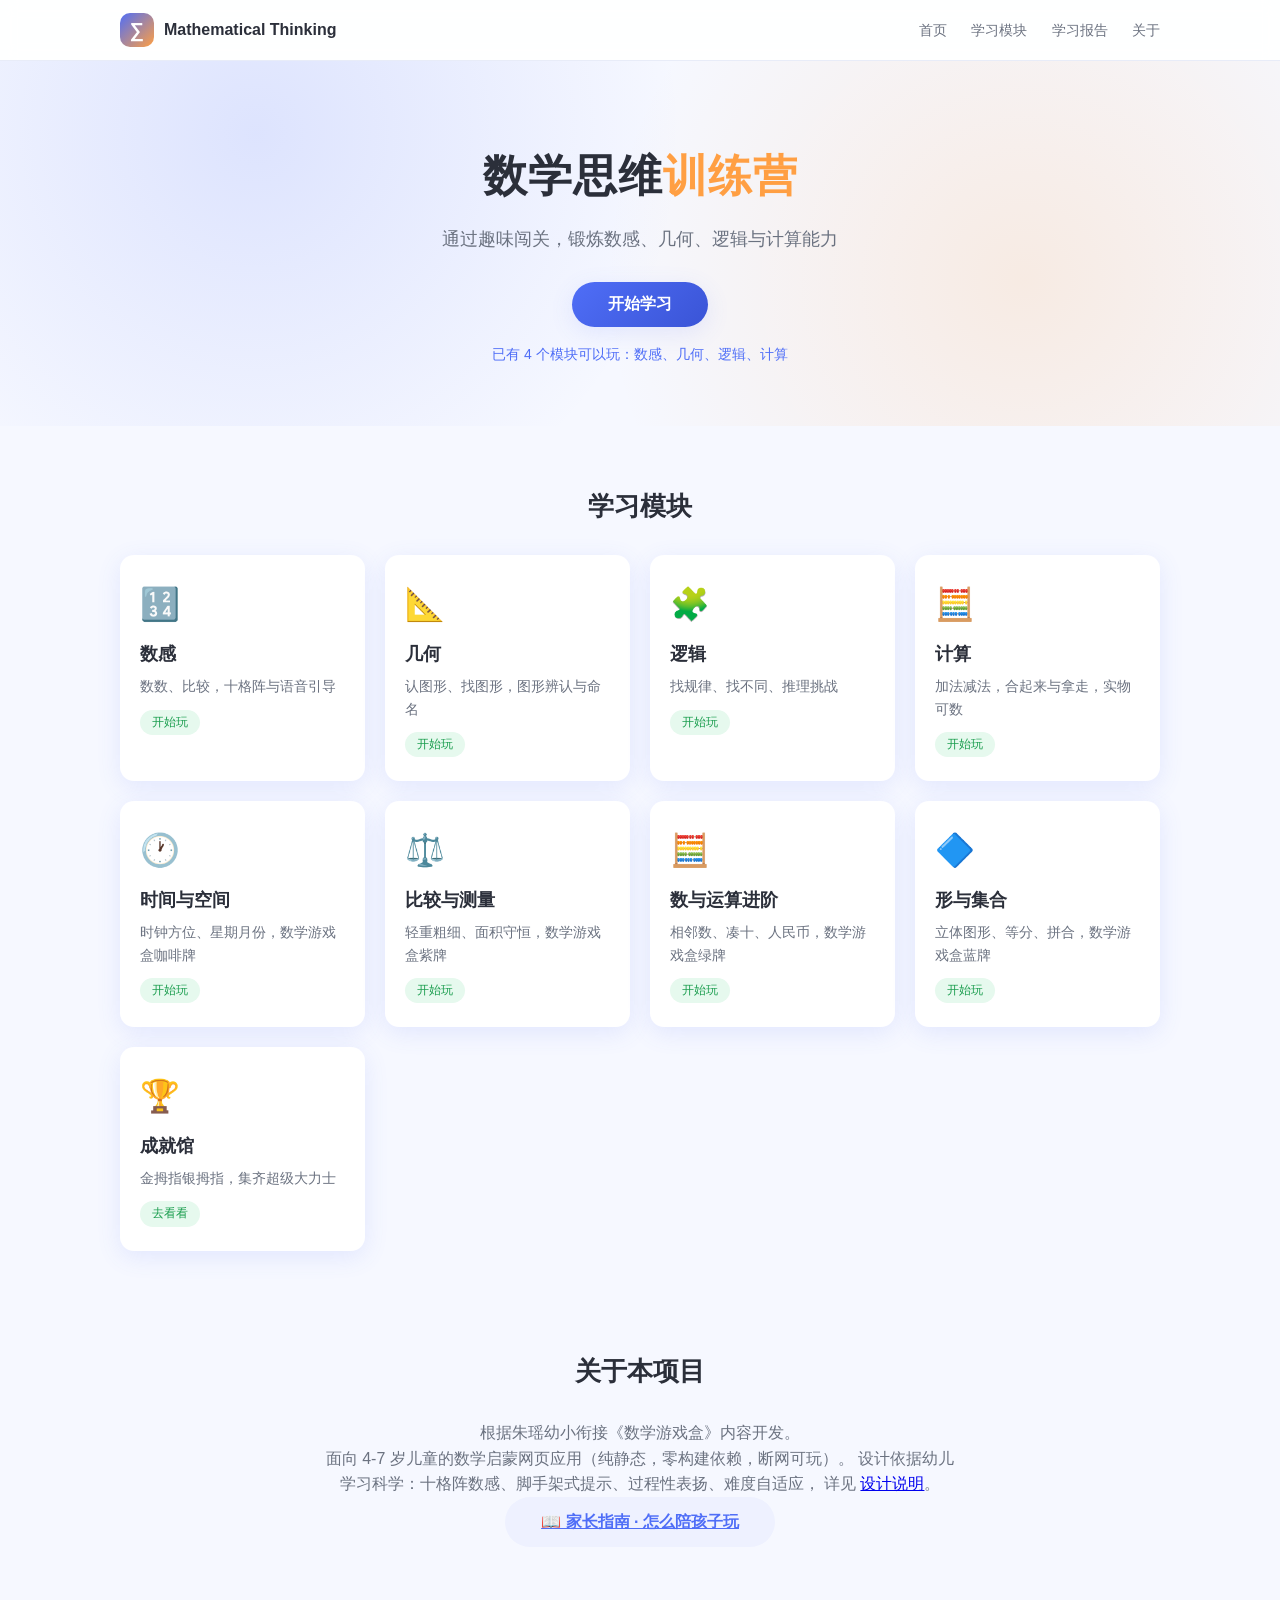
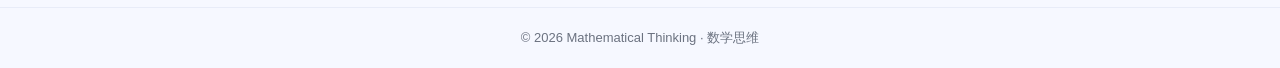
<file: index.html>
<!DOCTYPE html>
<html lang="zh-CN">
<head>
  <meta charset="UTF-8">
  <meta name="viewport" content="width=device-width, initial-scale=1.0">
  <title>Mathematical Thinking · 数学思维</title>
  <link rel="stylesheet" href="css/style.css">
</head>
<body>
  <header class="site-header">
    <div class="container header-inner">
      <div class="brand">
        <span class="brand-logo">∑</span>
        <span class="brand-name">Mathematical Thinking</span>
      </div>
      <nav class="main-nav">
        <a href="#home">首页</a>
        <a href="#modules">学习模块</a>
        <a href="modules/report.html">学习报告</a>
        <a href="#about">关于</a>
      </nav>
    </div>
  </header>

  <main>
    <!-- 首页 / Hero -->
    <section id="home" class="hero">
      <div class="container">
        <h1 class="hero-title">数学思维<span class="accent">训练营</span></h1>
        <p class="hero-sub">通过趣味闯关，锻炼数感、几何、逻辑与计算能力</p>
        <button class="btn btn-primary" id="btn-start">开始学习</button>
        <p class="hero-tip" id="start-tip"></p>
      </div>
    </section>

    <!-- 学习模块占位 -->
    <section id="modules" class="modules">
      <div class="container">
        <h2 class="section-title">学习模块</h2>
        <div class="card-grid">
          <a class="card card-link" href="modules/number-sense.html">
            <div class="card-icon">🔢</div>
            <h3>数感</h3>
            <p>数数、比较，十格阵与语音引导</p>
            <span class="card-badge card-badge-live">开始玩</span>
          </a>
          <a class="card card-link" href="modules/geometry.html">
            <div class="card-icon">📐</div>
            <h3>几何</h3>
            <p>认图形、找图形，图形辨认与命名</p>
            <span class="card-badge card-badge-live">开始玩</span>
          </a>
          <a class="card card-link" href="modules/logic.html">
            <div class="card-icon">🧩</div>
            <h3>逻辑</h3>
            <p>找规律、找不同、推理挑战</p>
            <span class="card-badge card-badge-live">开始玩</span>
          </a>
          <a class="card card-link" href="modules/calc.html">
            <div class="card-icon">🧮</div>
            <h3>计算</h3>
            <p>加法减法，合起来与拿走，实物可数</p>
            <span class="card-badge card-badge-live">开始玩</span>
          </a>
          <a class="card card-link" href="modules/time-space.html">
            <div class="card-icon">🕐</div>
            <h3>时间与空间</h3>
            <p>时钟方位、星期月份，数学游戏盒咖啡牌</p>
            <span class="card-badge card-badge-live">开始玩</span>
          </a>
          <a class="card card-link" href="modules/measure.html">
            <div class="card-icon">⚖️</div>
            <h3>比较与测量</h3>
            <p>轻重粗细、面积守恒，数学游戏盒紫牌</p>
            <span class="card-badge card-badge-live">开始玩</span>
          </a>
          <a class="card card-link" href="modules/number-hall.html">
            <div class="card-icon">🧮</div>
            <h3>数与运算进阶</h3>
            <p>相邻数、凑十、人民币，数学游戏盒绿牌</p>
            <span class="card-badge card-badge-live">开始玩</span>
          </a>
          <a class="card card-link" href="modules/shape-hall.html">
            <div class="card-icon">🔷</div>
            <h3>形与集合</h3>
            <p>立体图形、等分、拼合，数学游戏盒蓝牌</p>
            <span class="card-badge card-badge-live">开始玩</span>
          </a>
          <a class="card card-link" href="modules/achievement.html">
            <div class="card-icon">🏆</div>
            <h3>成就馆</h3>
            <p>金拇指银拇指，集齐超级大力士</p>
            <span class="card-badge card-badge-live">去看看</span>
          </a>
        </div>
      </div>
    </section>

    <!-- 关于 -->
    <section id="about" class="about">
      <div class="container">
        <h2 class="section-title">关于本项目</h2>
        <p class="about-text">
          根据朱瑶幼小衔接《数学游戏盒》内容开发。
        </p>
        <p class="about-text">
          面向 4-7 岁儿童的数学启蒙网页应用（纯静态，零构建依赖，断网可玩）。
          设计依据幼儿学习科学：十格阵数感、脚手架式提示、过程性表扬、难度自适应，
          详见 <a href="docs/设计说明-幼儿学习科学.md">设计说明</a>。
        </p>
        <p class="about-text">
          <a class="btn btn-ghost" href="modules/guide.html">📖 家长指南 · 怎么陪孩子玩</a>
        </p>
      </div>
    </section>
  </main>

  <footer class="site-footer">
    <div class="container">
      <p>© 2026 Mathematical Thinking · 数学思维</p>
    </div>
  </footer>

  <script src="js/main.js?v=3" defer></script>
</body>
</html>
</file>
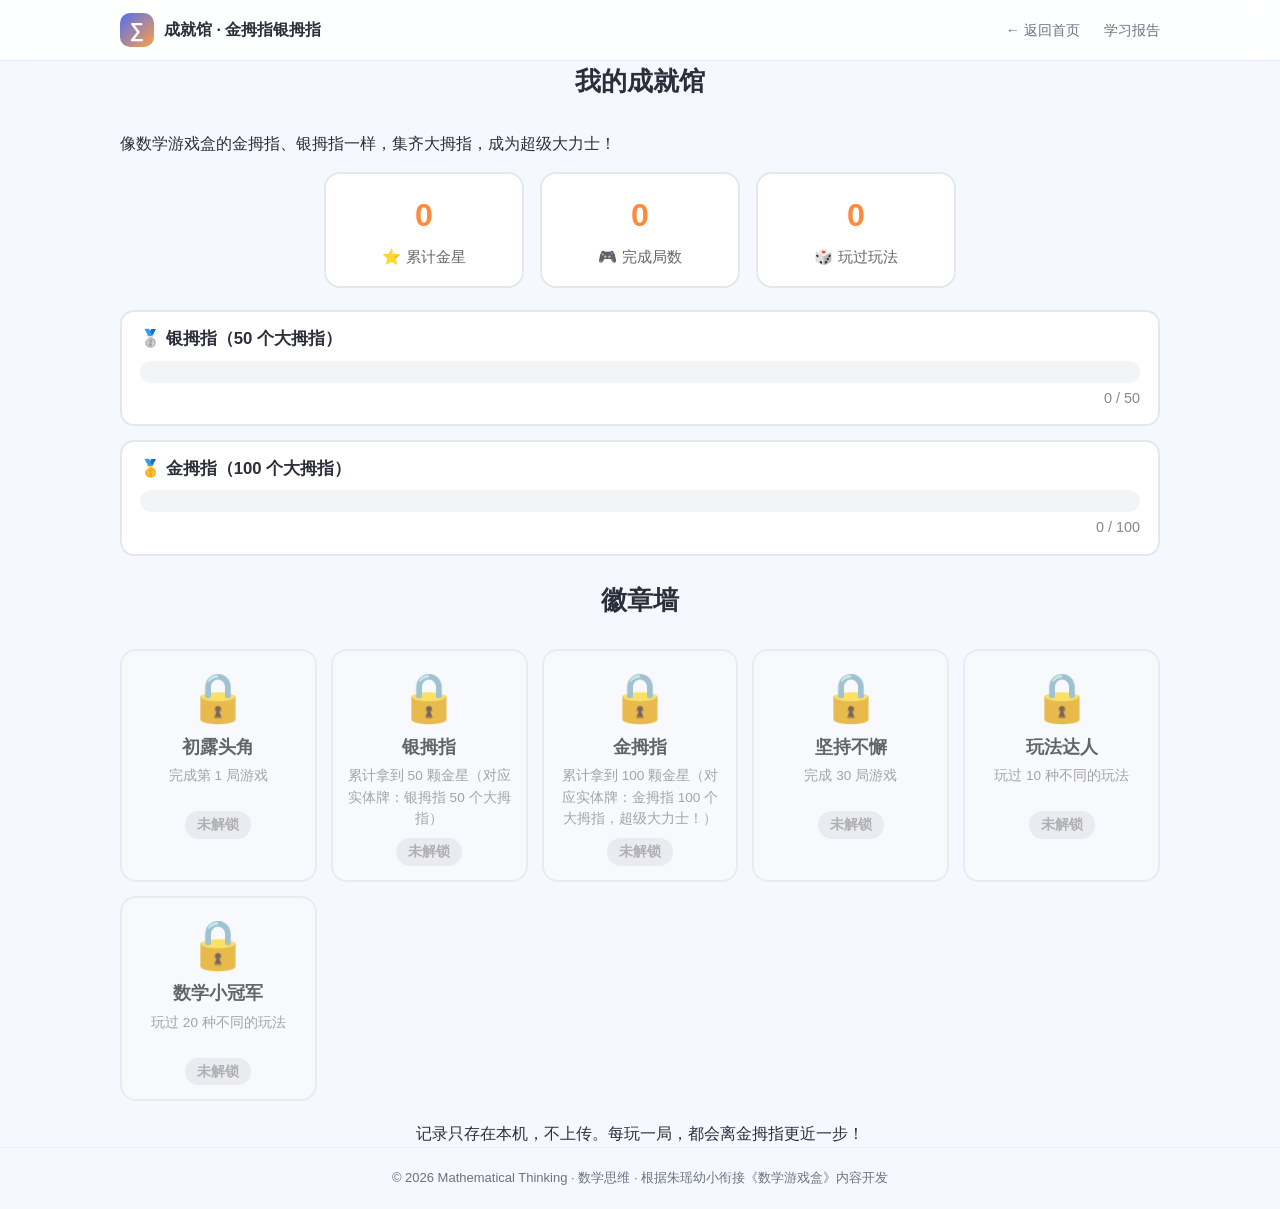
<file: modules/achievement.html>
<!DOCTYPE html>
<html lang="zh-CN">
<head>
  <meta charset="UTF-8">
  <meta name="viewport" content="width=device-width, initial-scale=1.0">
  <title>成就馆 · 金拇指银拇指 — Mathematical Thinking</title>
  <link rel="stylesheet" href="../css/style.css">
  <link rel="stylesheet" href="../css/achievement.css?v=1">
</head>
<body>
  <header class="site-header">
    <div class="container header-inner">
      <div class="brand">
        <span class="brand-logo">∑</span>
        <span class="brand-name">成就馆 · 金拇指银拇指</span>
      </div>
      <nav class="main-nav">
        <a href="../index.html">← 返回首页</a>
        <a href="report.html">学习报告</a>
      </nav>
    </div>
  </header>

  <main class="container">
    <section class="ach-hero">
      <h1 class="section-title">我的成就馆</h1>
      <p class="mode-hint">像数学游戏盒的金拇指、银拇指一样，集齐大拇指，成为超级大力士！</p>
    </section>

    <!-- 统计 -->
    <section class="ach-stats">
      <div class="ach-stat">
        <div class="ach-stat-num" id="stat-gold">0</div>
        <div class="ach-stat-label">⭐ 累计金星</div>
      </div>
      <div class="ach-stat">
        <div class="ach-stat-num" id="stat-games">0</div>
        <div class="ach-stat-label">🎮 完成局数</div>
      </div>
      <div class="ach-stat">
        <div class="ach-stat-num" id="stat-modes">0</div>
        <div class="ach-stat-label">🎲 玩过玩法</div>
      </div>
    </section>

    <!-- 拇指进度 -->
    <section class="ach-progress-wrap">
      <div class="ach-progress-block">
        <div class="ach-progress-title">🥈 银拇指（50 个大拇指）</div>
        <div class="ach-progress"><div class="ach-progress-fill ach-fill-silver" id="silver-fill"></div></div>
        <div class="ach-progress-label" id="silver-label">0 / 50</div>
      </div>
      <div class="ach-progress-block">
        <div class="ach-progress-title">🥇 金拇指（100 个大拇指）</div>
        <div class="ach-progress"><div class="ach-progress-fill ach-fill-gold" id="gold-fill"></div></div>
        <div class="ach-progress-label" id="gold-label">0 / 100</div>
      </div>
    </section>

    <!-- 徽章墙 -->
    <section>
      <h2 class="section-title">徽章墙</h2>
      <div class="ach-grid" id="badge-grid"></div>
    </section>

    <p class="mode-hint ach-foot">记录只存在本机，不上传。每玩一局，都会离金拇指更近一步！</p>
  </main>

  <footer class="site-footer">
    <div class="container">
      <p>© 2026 Mathematical Thinking · 数学思维 · 根据朱瑶幼小衔接《数学游戏盒》内容开发</p>
    </div>
  </footer>

  <script src="../js/achievement.js?v=1" defer></script>
</body>
</html>
</file>
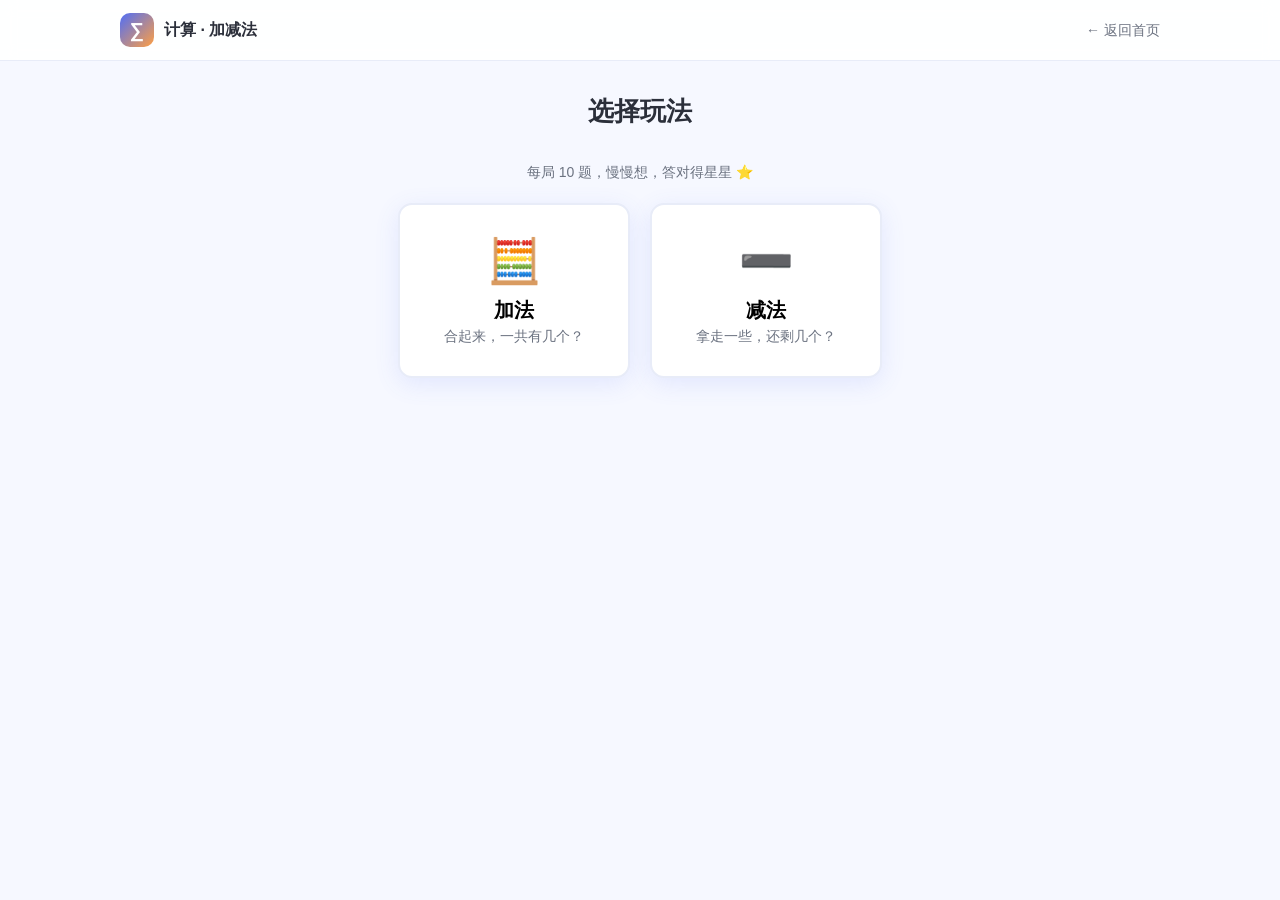
<file: modules/calc.html>
<!DOCTYPE html>
<html lang="zh-CN">
<head>
  <meta charset="UTF-8">
  <meta name="viewport" content="width=device-width, initial-scale=1.0">
  <title>计算 · 加减法 — Mathematical Thinking</title>
  <link rel="stylesheet" href="../css/style.css">
  <link rel="stylesheet" href="../css/game.css">
  <link rel="stylesheet" href="../css/calc.css?v=1">
  <link rel="stylesheet" href="../css/owl.css?v=3">
</head>
<body>
  <header class="site-header">
    <div class="container header-inner">
      <div class="brand">
        <span class="brand-logo">∑</span>
        <span class="brand-name">计算 · 加减法</span>
      </div>
      <nav class="main-nav">
        <a href="../index.html">← 返回首页</a>
      </nav>
    </div>
  </header>

  <main class="container game-wrap">
    <!-- 模式选择 -->
    <section id="screen-start" class="screen">
      <h1 class="section-title">选择玩法</h1>
      <p class="mode-hint">每局 10 题，慢慢想，答对得星星 ⭐</p>
      <div class="mode-grid">
        <button class="mode-card" data-mode="add">
          <span class="mode-icon">🧮</span>
          <span class="mode-name">加法</span>
          <span class="mode-desc">合起来，一共有几个？</span>
        </button>
        <button class="mode-card" data-mode="sub">
          <span class="mode-icon">➖</span>
          <span class="mode-name">减法</span>
          <span class="mode-desc">拿走一些，还剩几个？</span>
        </button>
      </div>
    </section>

    <!-- 游戏 -->
    <section id="screen-game" class="screen" style="display:none">
      <div class="game-top">
        <span id="mode-title" class="game-mode"></span>
        <span id="round-info">第 1 / 10 题</span>
        <span id="score-info">⭐ 0</span>
        <button id="btn-sound" type="button" title="声音开关">🔊</button>
      </div>
      <div class="progress"><div id="progress-fill"></div></div>
      <p id="q-prompt" class="q-prompt"></p>
      <div id="question-area"></div>
      <p id="hint" class="hint"></p>
      <div id="options" class="options"></div>
      <p id="feedback" class="feedback"></p>
    </section>

    <!-- 结算 -->
    <section id="screen-end" class="screen" style="display:none">
      <h2 class="section-title">本轮完成！</h2>
      <p id="end-stars" class="end-stars"></p>
      <p id="end-msg" class="end-msg"></p>
      <p id="end-time" class="mode-hint"></p>
      <div class="end-actions">
        <button id="btn-again" class="btn btn-primary">再玩一次</button>
        <button id="btn-menu" class="btn btn-ghost">换个玩法</button>
        <a class="btn btn-ghost" href="report.html">看学习报告</a>
      </div>
    </section>
  </main>

  <script src="../js/voice-data.js?v=4" async></script>
  <script src="../js/voice.js?v=2" defer></script>
  <script src="../js/owl.js?v=3" defer></script>
  <script src="../js/game-calc.js?v=4" defer></script>
</body>
</html>
</file>
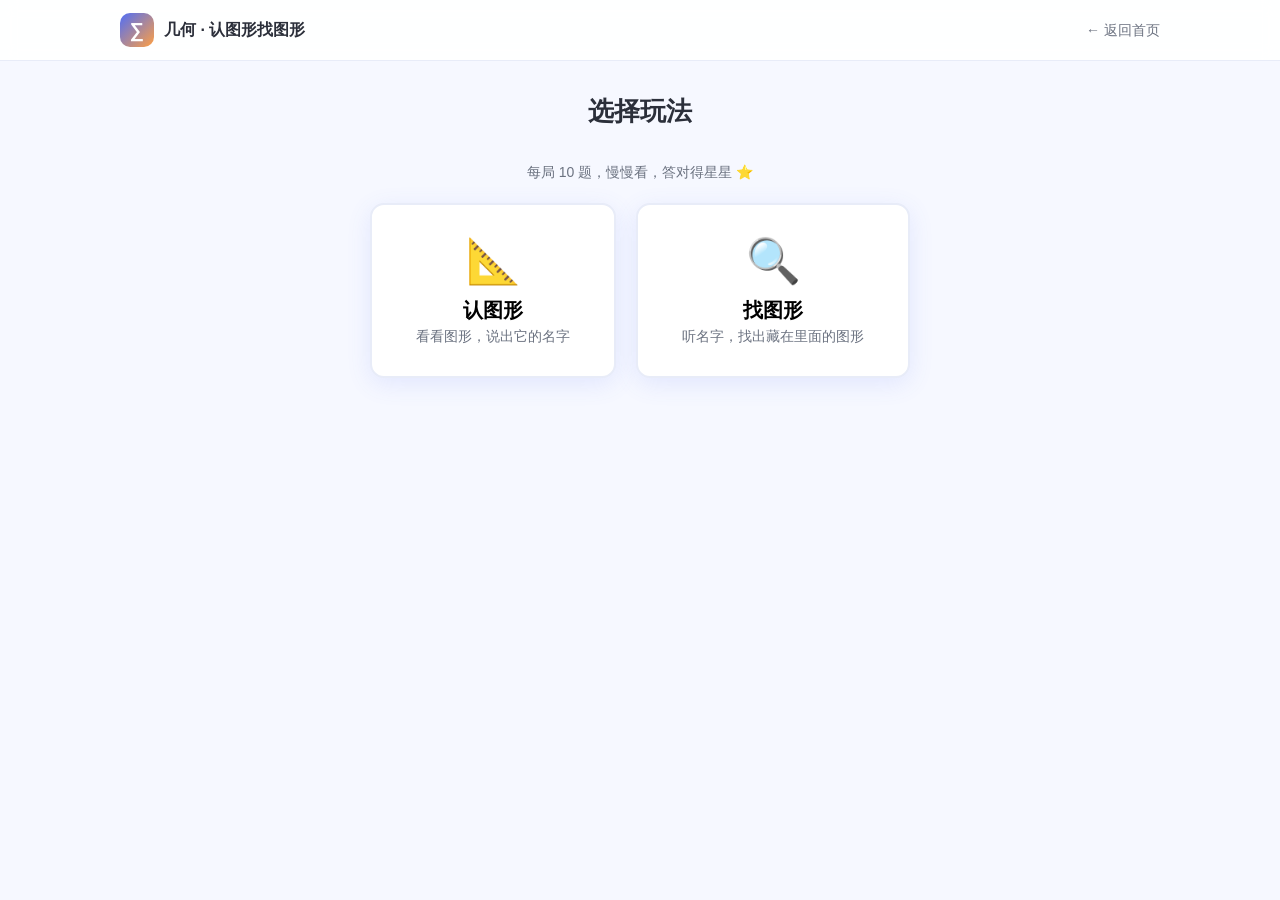
<file: modules/geometry.html>
<!DOCTYPE html>
<html lang="zh-CN">
<head>
  <meta charset="UTF-8">
  <meta name="viewport" content="width=device-width, initial-scale=1.0">
  <title>几何 · 认图形找图形 — Mathematical Thinking</title>
  <link rel="stylesheet" href="../css/style.css">
  <link rel="stylesheet" href="../css/game.css">
  <link rel="stylesheet" href="../css/geometry.css">
  <link rel="stylesheet" href="../css/owl.css?v=3">
</head>
<body>
  <header class="site-header">
    <div class="container header-inner">
      <div class="brand">
        <span class="brand-logo">∑</span>
        <span class="brand-name">几何 · 认图形找图形</span>
      </div>
      <nav class="main-nav">
        <a href="../index.html">← 返回首页</a>
      </nav>
    </div>
  </header>

  <main class="container game-wrap">
    <!-- 模式选择 -->
    <section id="screen-start" class="screen">
      <h1 class="section-title">选择玩法</h1>
      <p class="mode-hint">每局 10 题，慢慢看，答对得星星 ⭐</p>
      <div class="mode-grid">
        <button class="mode-card" data-mode="shape">
          <span class="mode-icon">📐</span>
          <span class="mode-name">认图形</span>
          <span class="mode-desc">看看图形，说出它的名字</span>
        </button>
        <button class="mode-card" data-mode="find">
          <span class="mode-icon">🔍</span>
          <span class="mode-name">找图形</span>
          <span class="mode-desc">听名字，找出藏在里面的图形</span>
        </button>
      </div>
    </section>

    <!-- 游戏 -->
    <section id="screen-game" class="screen" style="display:none">
      <div class="game-top">
        <span id="mode-title" class="game-mode"></span>
        <span id="round-info">第 1 / 10 题</span>
        <span id="score-info">⭐ 0</span>
        <button id="btn-sound" type="button" title="声音开关">🔊</button>
      </div>
      <div class="progress"><div id="progress-fill"></div></div>
      <p id="q-prompt" class="q-prompt"></p>
      <div id="question-area"></div>
      <p id="hint" class="hint"></p>
      <div id="options" class="options"></div>
      <p id="feedback" class="feedback"></p>
    </section>

    <!-- 结算 -->
    <section id="screen-end" class="screen" style="display:none">
      <h2 class="section-title">本轮完成！</h2>
      <p id="end-stars" class="end-stars"></p>
      <p id="end-msg" class="end-msg"></p>
      <p id="end-time" class="mode-hint"></p>
      <div class="end-actions">
        <button id="btn-again" class="btn btn-primary">再玩一次</button>
        <button id="btn-menu" class="btn btn-ghost">换个玩法</button>
        <a class="btn btn-ghost" href="report.html">看学习报告</a>
      </div>
    </section>
  </main>

  <script src="../js/voice-data.js?v=4" async></script>
  <script src="../js/voice.js?v=2" defer></script>
  <script src="../js/owl.js?v=3" defer></script>
  <script src="../js/game-geometry.js?v=1" defer></script>
</body>
</html>
</file>
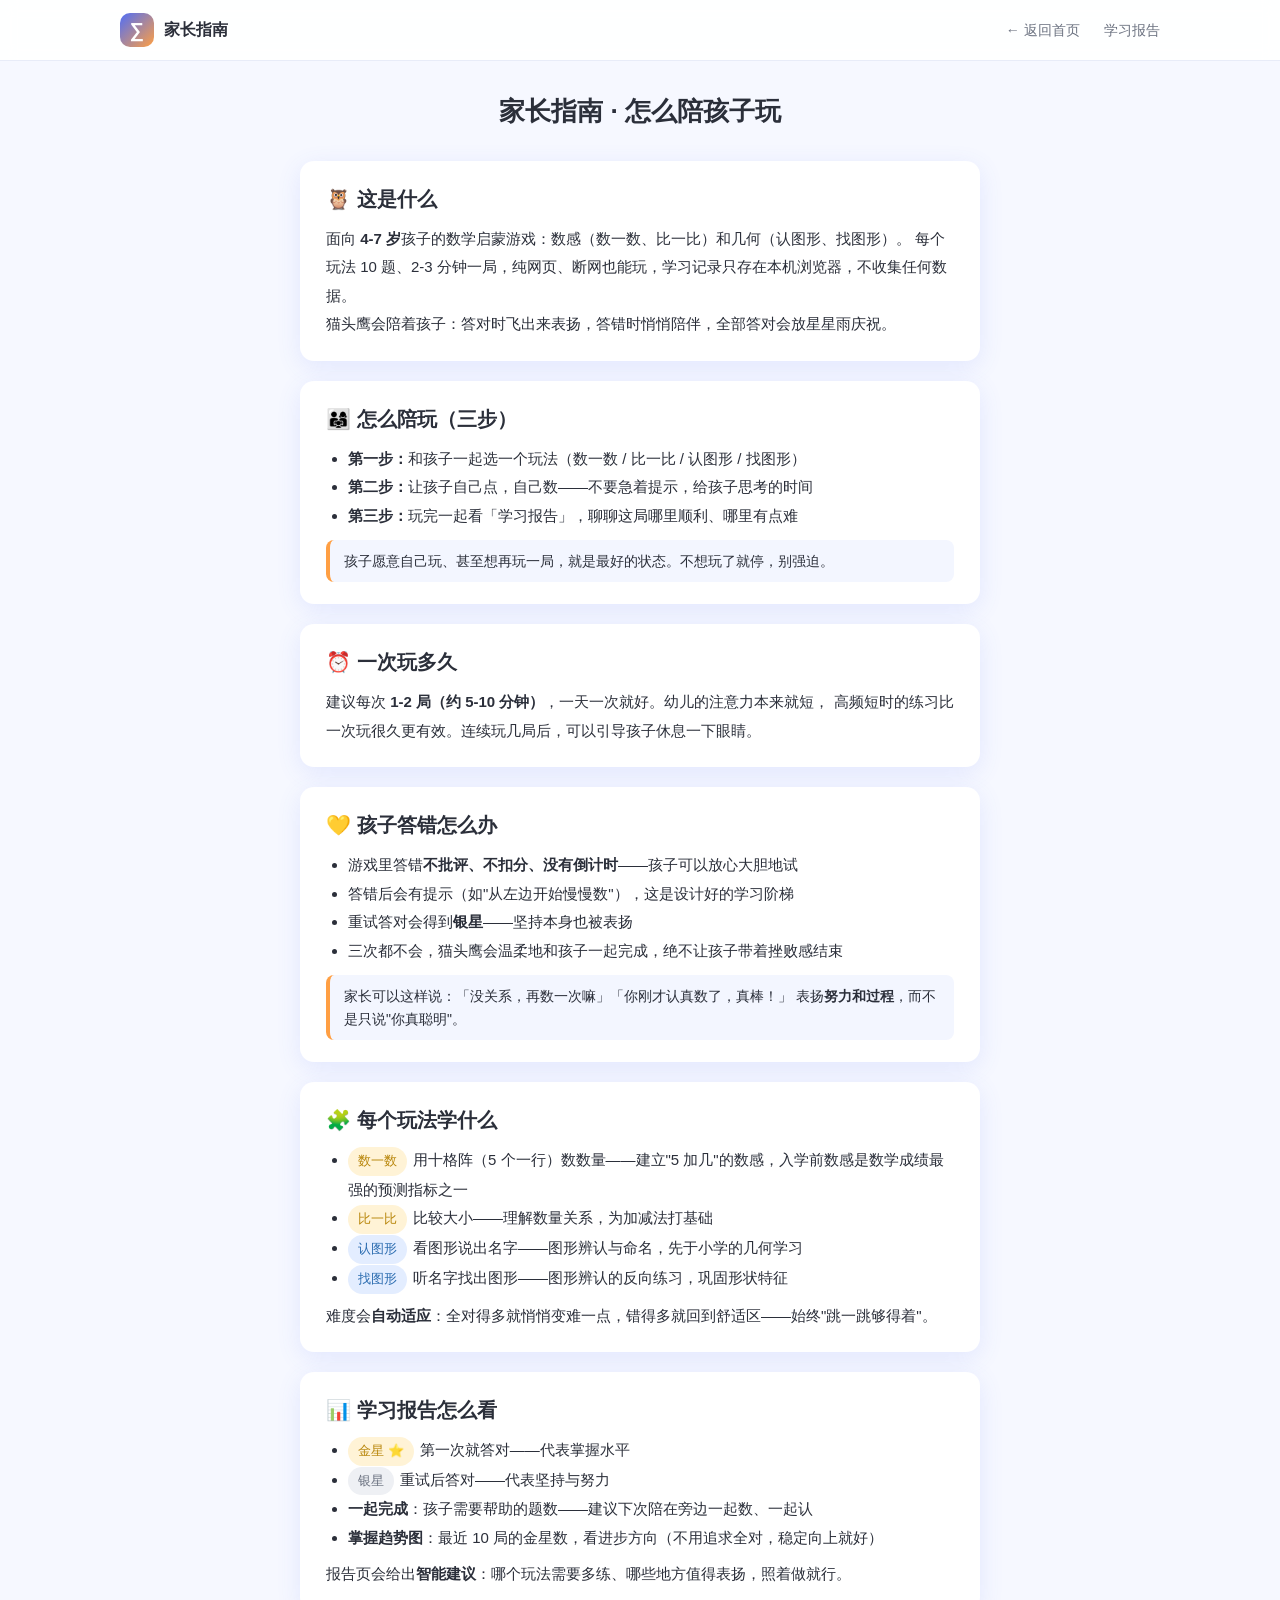
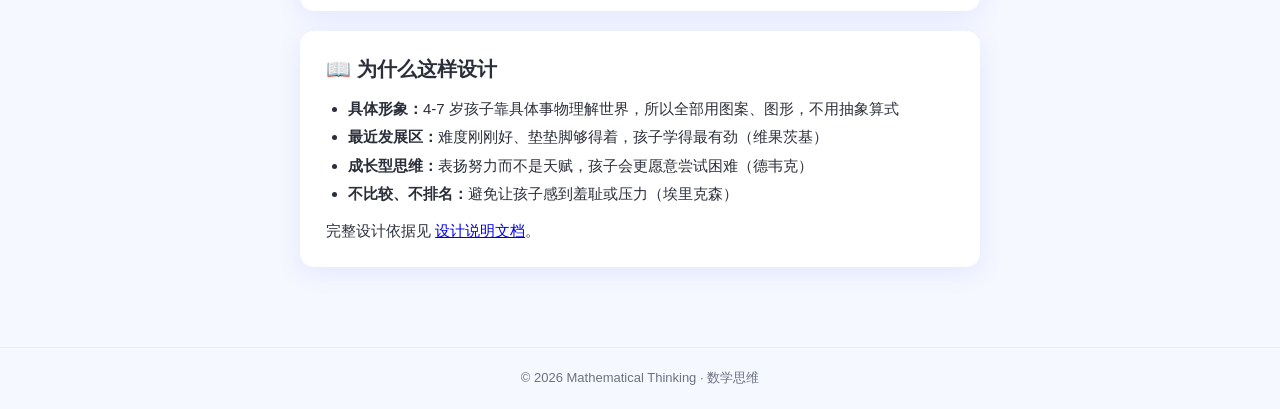
<file: modules/guide.html>
<!DOCTYPE html>
<html lang="zh-CN">
<head>
  <meta charset="UTF-8">
  <meta name="viewport" content="width=device-width, initial-scale=1.0">
  <title>家长指南 — Mathematical Thinking</title>
  <link rel="stylesheet" href="../css/style.css">
  <style>
    .guide-wrap { max-width: 720px; margin: 0 auto; padding: 30px 20px 60px; }
    .guide-block {
      background: var(--color-surface);
      border-radius: var(--radius);
      box-shadow: var(--shadow);
      padding: 22px 26px;
      margin-bottom: 20px;
    }
    .guide-block h2 { font-size: 20px; margin-bottom: 10px; }
    .guide-block p, .guide-block li { font-size: 15px; line-height: 1.9; color: var(--color-text); }
    .guide-block ul { padding-left: 22px; }
    .guide-tip {
      background: #f3f6ff;
      border-left: 4px solid var(--color-accent);
      padding: 10px 14px;
      border-radius: 8px;
      margin-top: 10px;
      font-size: 14px;
    }
    .guide-badge { display: inline-block; font-size: 13px; padding: 2px 10px; border-radius: 999px; margin-right: 6px; }
    .badge-gold { background: #fff3d6; color: #b8860b; }
    .badge-silver { background: #eef0f4; color: #6b7280; }
    .badge-blue { background: #e3edff; color: #2b6cb0; }
  </style>
</head>
<body>
  <header class="site-header">
    <div class="container header-inner">
      <div class="brand">
        <span class="brand-logo">∑</span>
        <span class="brand-name">家长指南</span>
      </div>
      <nav class="main-nav">
        <a href="../index.html">← 返回首页</a>
        <a href="report.html">学习报告</a>
      </nav>
    </div>
  </header>

  <main class="guide-wrap">
    <h1 class="section-title">家长指南 · 怎么陪孩子玩</h1>

    <div class="guide-block">
      <h2>🦉 这是什么</h2>
      <p>面向 <strong>4-7 岁</strong>孩子的数学启蒙游戏：数感（数一数、比一比）和几何（认图形、找图形）。
         每个玩法 10 题、2-3 分钟一局，纯网页、断网也能玩，学习记录只存在本机浏览器，不收集任何数据。</p>
      <p>猫头鹰会陪着孩子：答对时飞出来表扬，答错时悄悄陪伴，全部答对会放星星雨庆祝。</p>
    </div>

    <div class="guide-block">
      <h2>👨‍👩‍👧 怎么陪玩（三步）</h2>
      <ul>
        <li><strong>第一步：</strong>和孩子一起选一个玩法（数一数 / 比一比 / 认图形 / 找图形）</li>
        <li><strong>第二步：</strong>让孩子自己点，自己数——不要急着提示，给孩子思考的时间</li>
        <li><strong>第三步：</strong>玩完一起看「学习报告」，聊聊这局哪里顺利、哪里有点难</li>
      </ul>
      <div class="guide-tip">孩子愿意自己玩、甚至想再玩一局，就是最好的状态。不想玩了就停，别强迫。</div>
    </div>

    <div class="guide-block">
      <h2>⏰ 一次玩多久</h2>
      <p>建议每次 <strong>1-2 局（约 5-10 分钟）</strong>，一天一次就好。幼儿的注意力本来就短，
         高频短时的练习比一次玩很久更有效。连续玩几局后，可以引导孩子休息一下眼睛。</p>
    </div>

    <div class="guide-block">
      <h2>💛 孩子答错怎么办</h2>
      <ul>
        <li>游戏里答错<strong>不批评、不扣分、没有倒计时</strong>——孩子可以放心大胆地试</li>
        <li>答错后会有提示（如"从左边开始慢慢数"），这是设计好的学习阶梯</li>
        <li>重试答对会得到<strong>银星</strong>——坚持本身也被表扬</li>
        <li>三次都不会，猫头鹰会温柔地和孩子一起完成，绝不让孩子带着挫败感结束</li>
      </ul>
      <div class="guide-tip">家长可以这样说：「没关系，再数一次嘛」「你刚才认真数了，真棒！」
         表扬<strong>努力和过程</strong>，而不是只说"你真聪明"。</div>
    </div>

    <div class="guide-block">
      <h2>🧩 每个玩法学什么</h2>
      <ul>
        <li><span class="guide-badge badge-gold">数一数</span>用十格阵（5 个一行）数数量——建立"5 加几"的数感，入学前数感是数学成绩最强的预测指标之一</li>
        <li><span class="guide-badge badge-gold">比一比</span>比较大小——理解数量关系，为加减法打基础</li>
        <li><span class="guide-badge badge-blue">认图形</span>看图形说出名字——图形辨认与命名，先于小学的几何学习</li>
        <li><span class="guide-badge badge-blue">找图形</span>听名字找出图形——图形辨认的反向练习，巩固形状特征</li>
      </ul>
      <p style="margin-top:8px">难度会<strong>自动适应</strong>：全对得多就悄悄变难一点，错得多就回到舒适区——始终"跳一跳够得着"。</p>
    </div>

    <div class="guide-block">
      <h2>📊 学习报告怎么看</h2>
      <ul>
        <li><span class="guide-badge badge-gold">金星 ⭐</span>第一次就答对——代表掌握水平</li>
        <li><span class="guide-badge badge-silver">银星</span>重试后答对——代表坚持与努力</li>
        <li><strong>一起完成</strong>：孩子需要帮助的题数——建议下次陪在旁边一起数、一起认</li>
        <li><strong>掌握趋势图</strong>：最近 10 局的金星数，看进步方向（不用追求全对，稳定向上就好）</li>
      </ul>
      <p style="margin-top:8px">报告页会给出<strong>智能建议</strong>：哪个玩法需要多练、哪些地方值得表扬，照着做就行。</p>
    </div>

    <div class="guide-block">
      <h2>📖 为什么这样设计</h2>
      <ul>
        <li><strong>具体形象：</strong>4-7 岁孩子靠具体事物理解世界，所以全部用图案、图形，不用抽象算式</li>
        <li><strong>最近发展区：</strong>难度刚刚好、垫垫脚够得着，孩子学得最有劲（维果茨基）</li>
        <li><strong>成长型思维：</strong>表扬努力而不是天赋，孩子会更愿意尝试困难（德韦克）</li>
        <li><strong>不比较、不排名：</strong>避免让孩子感到羞耻或压力（埃里克森）</li>
      </ul>
      <p style="margin-top:8px">完整设计依据见 <a href="../docs/设计说明-幼儿学习科学.md">设计说明文档</a>。</p>
    </div>
  </main>

  <footer class="site-footer">
    <div class="container">
      <p>© 2026 Mathematical Thinking · 数学思维</p>
    </div>
  </footer>
</body>
</html>
</file>
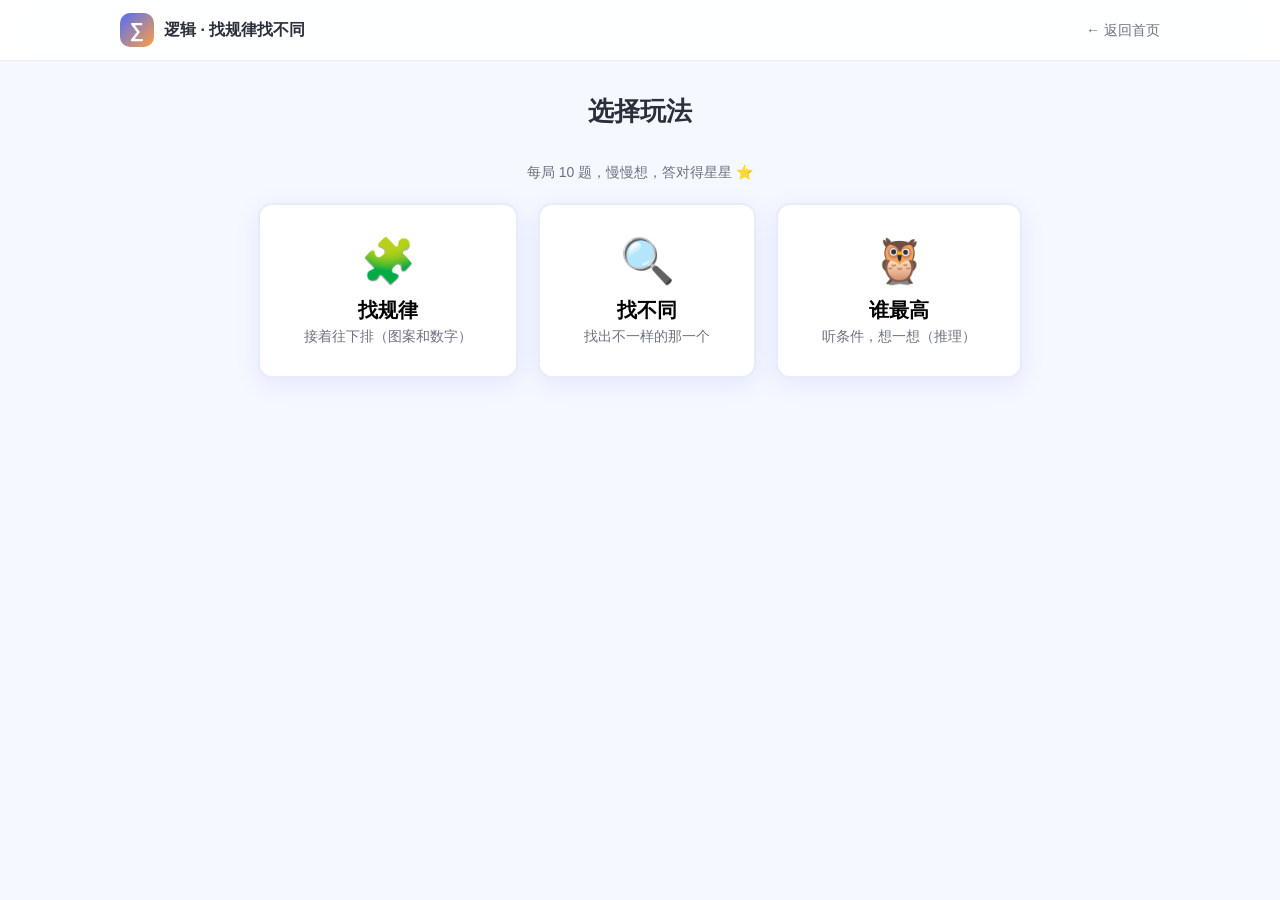
<file: modules/logic.html>
<!DOCTYPE html>
<html lang="zh-CN">
<head>
  <meta charset="UTF-8">
  <meta name="viewport" content="width=device-width, initial-scale=1.0">
  <title>逻辑 · 找规律找不同 — Mathematical Thinking</title>
  <link rel="stylesheet" href="../css/style.css">
  <link rel="stylesheet" href="../css/game.css">
  <link rel="stylesheet" href="../css/logic.css?v=1">
  <link rel="stylesheet" href="../css/owl.css?v=3">
</head>
<body>
  <header class="site-header">
    <div class="container header-inner">
      <div class="brand">
        <span class="brand-logo">∑</span>
        <span class="brand-name">逻辑 · 找规律找不同</span>
      </div>
      <nav class="main-nav">
        <a href="../index.html">← 返回首页</a>
      </nav>
    </div>
  </header>

  <main class="container game-wrap">
    <!-- 模式选择 -->
    <section id="screen-start" class="screen">
      <h1 class="section-title">选择玩法</h1>
      <p class="mode-hint">每局 10 题，慢慢想，答对得星星 ⭐</p>
      <div class="mode-grid">
        <button class="mode-card" data-mode="pattern">
          <span class="mode-icon">🧩</span>
          <span class="mode-name">找规律</span>
          <span class="mode-desc">接着往下排（图案和数字）</span>
        </button>
        <button class="mode-card" data-mode="odd">
          <span class="mode-icon">🔍</span>
          <span class="mode-name">找不同</span>
          <span class="mode-desc">找出不一样的那一个</span>
        </button>
        <button class="mode-card" data-mode="infer">
          <span class="mode-icon">🦉</span>
          <span class="mode-name">谁最高</span>
          <span class="mode-desc">听条件，想一想（推理）</span>
        </button>
      </div>
    </section>

    <!-- 游戏 -->
    <section id="screen-game" class="screen" style="display:none">
      <div class="game-top">
        <span id="mode-title" class="game-mode"></span>
        <span id="round-info">第 1 / 10 题</span>
        <span id="score-info">⭐ 0</span>
        <button id="btn-sound" type="button" title="声音开关">🔊</button>
      </div>
      <div class="progress"><div id="progress-fill"></div></div>
      <p id="q-prompt" class="q-prompt"></p>
      <div id="question-area"></div>
      <p id="hint" class="hint"></p>
      <div id="options" class="options"></div>
      <p id="feedback" class="feedback"></p>
    </section>

    <!-- 结算 -->
    <section id="screen-end" class="screen" style="display:none">
      <h2 class="section-title">本轮完成！</h2>
      <p id="end-stars" class="end-stars"></p>
      <p id="end-msg" class="end-msg"></p>
      <p id="end-time" class="mode-hint"></p>
      <div class="end-actions">
        <button id="btn-again" class="btn btn-primary">再玩一次</button>
        <button id="btn-menu" class="btn btn-ghost">换个玩法</button>
        <a class="btn btn-ghost" href="report.html">看学习报告</a>
      </div>
    </section>
  </main>

  <script src="../js/voice-data.js?v=4" async></script>
  <script src="../js/voice.js?v=2" defer></script>
  <script src="../js/owl.js?v=3" defer></script>
  <script src="../js/game-logic.js?v=2" defer></script>
</body>
</html>
</file>
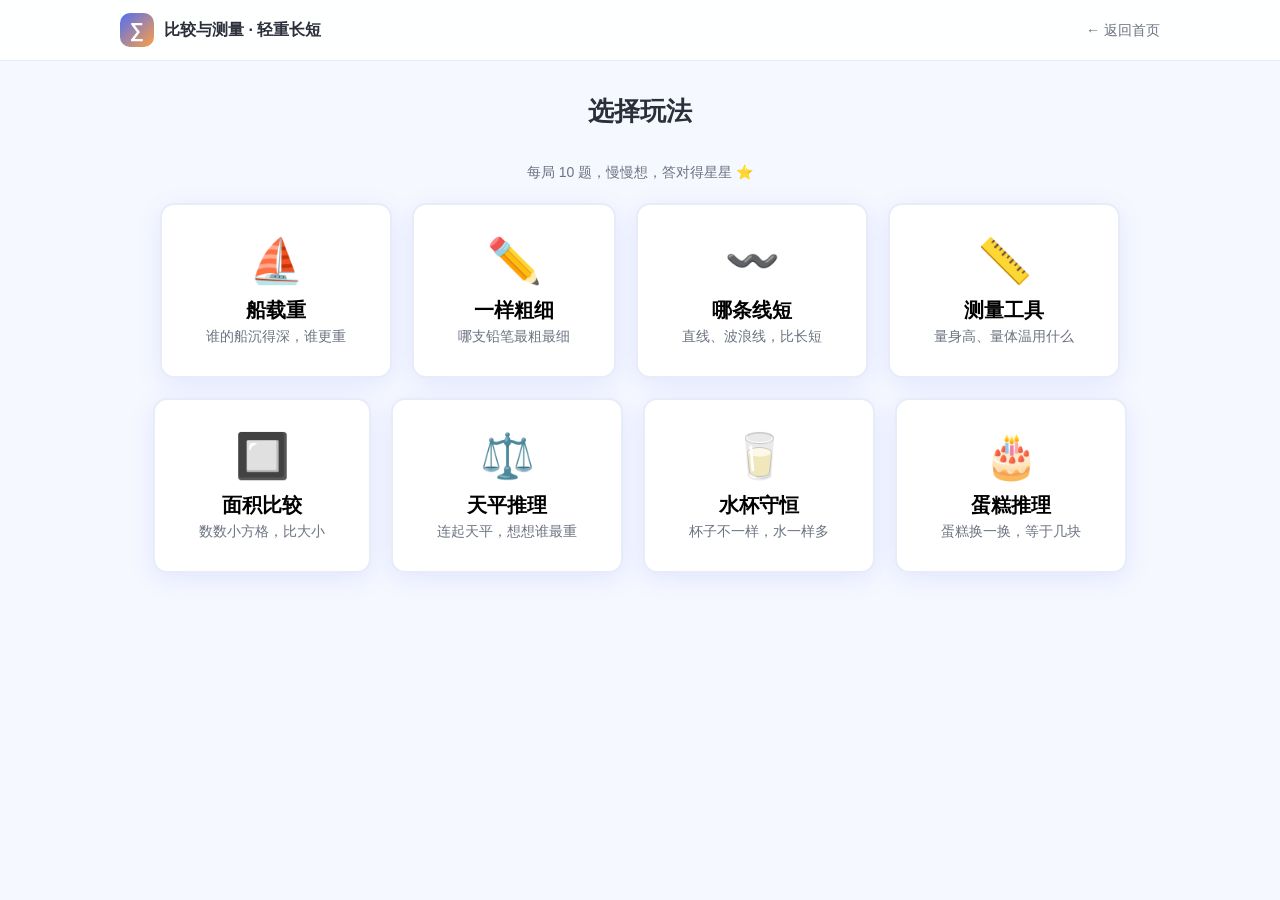
<file: modules/measure.html>
<!DOCTYPE html>
<html lang="zh-CN">
<head>
  <meta charset="UTF-8">
  <meta name="viewport" content="width=device-width, initial-scale=1.0">
  <title>比较与测量 · 轻重长短 — Mathematical Thinking</title>
  <link rel="stylesheet" href="../css/style.css">
  <link rel="stylesheet" href="../css/game.css">
  <link rel="stylesheet" href="../css/measure.css?v=1">
  <link rel="stylesheet" href="../css/owl.css?v=3">
</head>
<body>
  <header class="site-header">
    <div class="container header-inner">
      <div class="brand">
        <span class="brand-logo">∑</span>
        <span class="brand-name">比较与测量 · 轻重长短</span>
      </div>
      <nav class="main-nav">
        <a href="../index.html">← 返回首页</a>
      </nav>
    </div>
  </header>

  <main class="container game-wrap">
    <!-- 模式选择 -->
    <section id="screen-start" class="screen">
      <h1 class="section-title">选择玩法</h1>
      <p class="mode-hint">每局 10 题，慢慢想，答对得星星 ⭐</p>
      <div class="mode-grid">
        <button class="mode-card" data-mode="heavy">
          <span class="mode-icon">⛵</span>
          <span class="mode-name">船载重</span>
          <span class="mode-desc">谁的船沉得深，谁更重</span>
        </button>
        <button class="mode-card" data-mode="thick">
          <span class="mode-icon">✏️</span>
          <span class="mode-name">一样粗细</span>
          <span class="mode-desc">哪支铅笔最粗最细</span>
        </button>
        <button class="mode-card" data-mode="line">
          <span class="mode-icon">〰️</span>
          <span class="mode-name">哪条线短</span>
          <span class="mode-desc">直线、波浪线，比长短</span>
        </button>
        <button class="mode-card" data-mode="tool">
          <span class="mode-icon">📏</span>
          <span class="mode-name">测量工具</span>
          <span class="mode-desc">量身高、量体温用什么</span>
        </button>
        <button class="mode-card" data-mode="area">
          <span class="mode-icon">🔲</span>
          <span class="mode-name">面积比较</span>
          <span class="mode-desc">数数小方格，比大小</span>
        </button>
        <button class="mode-card" data-mode="scale">
          <span class="mode-icon">⚖️</span>
          <span class="mode-name">天平推理</span>
          <span class="mode-desc">连起天平，想想谁最重</span>
        </button>
        <button class="mode-card" data-mode="water">
          <span class="mode-icon">🥛</span>
          <span class="mode-name">水杯守恒</span>
          <span class="mode-desc">杯子不一样，水一样多</span>
        </button>
        <button class="mode-card" data-mode="cake">
          <span class="mode-icon">🎂</span>
          <span class="mode-name">蛋糕推理</span>
          <span class="mode-desc">蛋糕换一换，等于几块</span>
        </button>
      </div>
    </section>

    <!-- 游戏 -->
    <section id="screen-game" class="screen" style="display:none">
      <div class="game-top">
        <span id="mode-title" class="game-mode"></span>
        <span id="round-info">第 1 / 10 题</span>
        <span id="score-info">⭐ 0</span>
        <button id="btn-sound" type="button" title="声音开关">🔊</button>
      </div>
      <div class="progress"><div id="progress-fill"></div></div>
      <p id="q-prompt" class="q-prompt"></p>
      <div id="question-area"></div>
      <p id="hint" class="hint"></p>
      <div id="options" class="options"></div>
      <p id="feedback" class="feedback"></p>
    </section>

    <!-- 结算 -->
    <section id="screen-end" class="screen" style="display:none">
      <h2 class="section-title">本轮完成！</h2>
      <p id="end-stars" class="end-stars"></p>
      <p id="end-msg" class="end-msg"></p>
      <p id="end-time" class="mode-hint"></p>
      <div class="end-actions">
        <button id="btn-again" class="btn btn-primary">再玩一次</button>
        <button id="btn-menu" class="btn btn-ghost">换个玩法</button>
        <a class="btn btn-ghost" href="report.html">看学习报告</a>
      </div>
    </section>
  </main>

  <script src="../js/voice-data.js?v=4" async></script>
  <script src="../js/voice.js?v=2" defer></script>
  <script src="../js/owl.js?v=3" defer></script>
  <script src="../js/game-measure.js?v=2" defer></script>
</body>
</html>
</file>
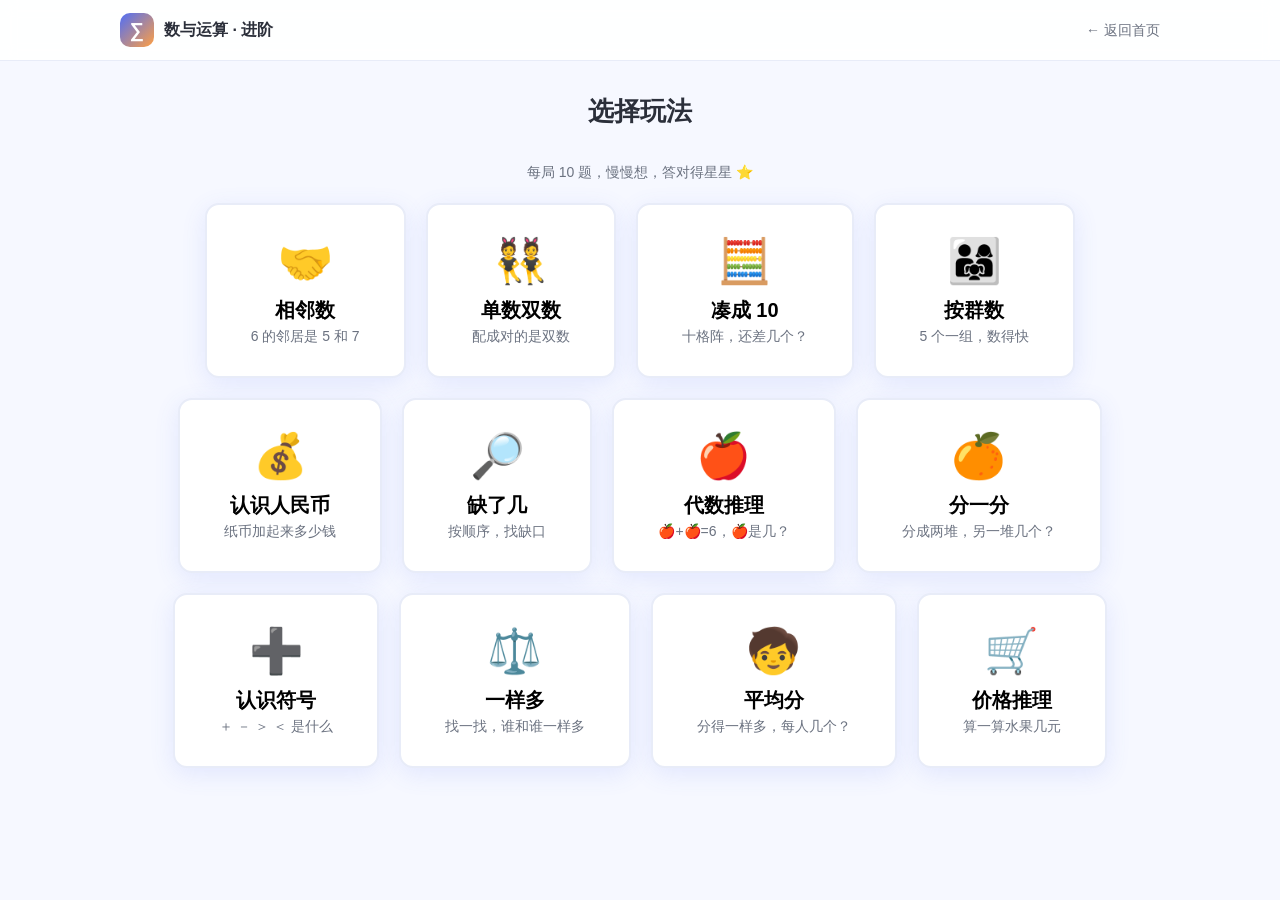
<file: modules/number-hall.html>
<!DOCTYPE html>
<html lang="zh-CN">
<head>
  <meta charset="UTF-8">
  <meta name="viewport" content="width=device-width, initial-scale=1.0">
  <title>数与运算 · 邻居奇偶凑十 — Mathematical Thinking</title>
  <link rel="stylesheet" href="../css/style.css">
  <link rel="stylesheet" href="../css/game.css">
  <link rel="stylesheet" href="../css/numberhall.css?v=3">
  <link rel="stylesheet" href="../css/owl.css?v=3">
</head>
<body>
  <header class="site-header">
    <div class="container header-inner">
      <div class="brand">
        <span class="brand-logo">∑</span>
        <span class="brand-name">数与运算 · 进阶</span>
      </div>
      <nav class="main-nav">
        <a href="../index.html">← 返回首页</a>
      </nav>
    </div>
  </header>

  <main class="container game-wrap">
    <!-- 模式选择 -->
    <section id="screen-start" class="screen">
      <h1 class="section-title">选择玩法</h1>
      <p class="mode-hint">每局 10 题，慢慢想，答对得星星 ⭐</p>
      <div class="mode-grid">
        <button class="mode-card" data-mode="neighbor">
          <span class="mode-icon">🤝</span>
          <span class="mode-name">相邻数</span>
          <span class="mode-desc">6 的邻居是 5 和 7</span>
        </button>
        <button class="mode-card" data-mode="oddEven">
          <span class="mode-icon">👯</span>
          <span class="mode-name">单数双数</span>
          <span class="mode-desc">配成对的是双数</span>
        </button>
        <button class="mode-card" data-mode="makeTen">
          <span class="mode-icon">🧮</span>
          <span class="mode-name">凑成 10</span>
          <span class="mode-desc">十格阵，还差几个？</span>
        </button>
        <button class="mode-card" data-mode="groupCount">
          <span class="mode-icon">👨‍👩‍👧</span>
          <span class="mode-name">按群数</span>
          <span class="mode-desc">5 个一组，数得快</span>
        </button>
        <button class="mode-card" data-mode="money">
          <span class="mode-icon">💰</span>
          <span class="mode-name">认识人民币</span>
          <span class="mode-desc">纸币加起来多少钱</span>
        </button>
        <button class="mode-card" data-mode="missing">
          <span class="mode-icon">🔎</span>
          <span class="mode-name">缺了几</span>
          <span class="mode-desc">按顺序，找缺口</span>
        </button>
        <button class="mode-card" data-mode="algebra">
          <span class="mode-icon">🍎</span>
          <span class="mode-name">代数推理</span>
          <span class="mode-desc">🍎+🍎=6，🍎是几？</span>
        </button>
        <button class="mode-card" data-mode="split">
          <span class="mode-icon">🍊</span>
          <span class="mode-name">分一分</span>
          <span class="mode-desc">分成两堆，另一堆几个？</span>
        </button>
        <button class="mode-card" data-mode="sign">
          <span class="mode-icon">➕</span>
          <span class="mode-name">认识符号</span>
          <span class="mode-desc">＋ － ＞ ＜ 是什么</span>
        </button>
        <button class="mode-card" data-mode="same">
          <span class="mode-icon">⚖️</span>
          <span class="mode-name">一样多</span>
          <span class="mode-desc">找一找，谁和谁一样多</span>
        </button>
        <button class="mode-card" data-mode="equalShare">
          <span class="mode-icon">🧒</span>
          <span class="mode-name">平均分</span>
          <span class="mode-desc">分得一样多，每人几个？</span>
        </button>
        <button class="mode-card" data-mode="price">
          <span class="mode-icon">🛒</span>
          <span class="mode-name">价格推理</span>
          <span class="mode-desc">算一算水果几元</span>
        </button>
      </div>
    </section>

    <!-- 游戏 -->
    <section id="screen-game" class="screen" style="display:none">
      <div class="game-top">
        <span id="mode-title" class="game-mode"></span>
        <span id="round-info">第 1 / 10 题</span>
        <span id="score-info">⭐ 0</span>
        <button id="btn-sound" type="button" title="声音开关">🔊</button>
      </div>
      <div class="progress"><div id="progress-fill"></div></div>
      <p id="q-prompt" class="q-prompt"></p>
      <div id="question-area"></div>
      <p id="hint" class="hint"></p>
      <div id="options" class="options"></div>
      <p id="feedback" class="feedback"></p>
    </section>

    <!-- 结算 -->
    <section id="screen-end" class="screen" style="display:none">
      <h2 class="section-title">本轮完成！</h2>
      <p id="end-stars" class="end-stars"></p>
      <p id="end-msg" class="end-msg"></p>
      <p id="end-time" class="mode-hint"></p>
      <div class="end-actions">
        <button id="btn-again" class="btn btn-primary">再玩一次</button>
        <button id="btn-menu" class="btn btn-ghost">换个玩法</button>
        <a class="btn btn-ghost" href="report.html">看学习报告</a>
      </div>
    </section>
  </main>

  <script src="../js/voice-data.js?v=4" async></script>
  <script src="../js/voice.js?v=2" defer></script>
  <script src="../js/owl.js?v=3" defer></script>
  <script src="../js/game-numberhall.js?v=5" defer></script>
</body>
</html>
</file>
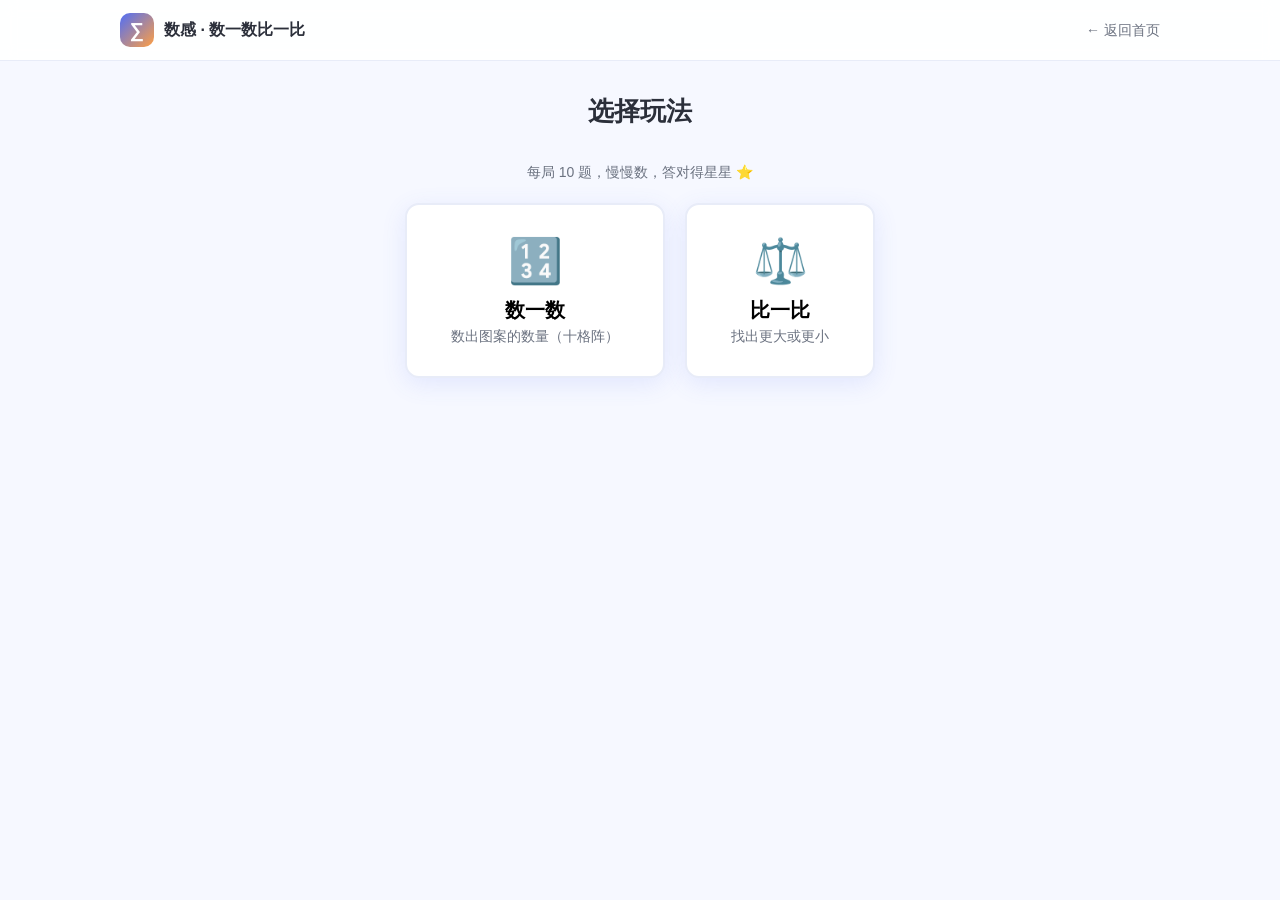
<file: modules/number-sense.html>
<!DOCTYPE html>
<html lang="zh-CN">
<head>
  <meta charset="UTF-8">
  <meta name="viewport" content="width=device-width, initial-scale=1.0">
  <title>数感 · 数一数比一比 — Mathematical Thinking</title>
  <link rel="stylesheet" href="../css/style.css">
  <link rel="stylesheet" href="../css/game.css">
  <link rel="stylesheet" href="../css/owl.css?v=3">
</head>
<body>
  <header class="site-header">
    <div class="container header-inner">
      <div class="brand">
        <span class="brand-logo">∑</span>
        <span class="brand-name">数感 · 数一数比一比</span>
      </div>
      <nav class="main-nav">
        <a href="../index.html">← 返回首页</a>
      </nav>
    </div>
  </header>

  <main class="container game-wrap">
    <!-- 模式选择 -->
    <section id="screen-start" class="screen">
      <h1 class="section-title">选择玩法</h1>
      <p class="mode-hint">每局 10 题，慢慢数，答对得星星 ⭐</p>
      <div class="mode-grid">
        <button class="mode-card" data-mode="count">
          <span class="mode-icon">🔢</span>
          <span class="mode-name">数一数</span>
          <span class="mode-desc">数出图案的数量（十格阵）</span>
        </button>
        <button class="mode-card" data-mode="compare">
          <span class="mode-icon">⚖️</span>
          <span class="mode-name">比一比</span>
          <span class="mode-desc">找出更大或更小</span>
        </button>
      </div>
    </section>

    <!-- 游戏 -->
    <section id="screen-game" class="screen" style="display:none">
      <div class="game-top">
        <span id="mode-title" class="game-mode"></span>
        <span id="round-info">第 1 / 10 题</span>
        <span id="score-info">⭐ 0</span>
        <button id="btn-sound" type="button" title="声音开关">🔊</button>
      </div>
      <div class="progress"><div id="progress-fill"></div></div>
      <p id="q-prompt" class="q-prompt"></p>
      <div id="question-area"></div>
      <p id="hint" class="hint"></p>
      <div id="options" class="options"></div>
      <p id="feedback" class="feedback"></p>
    </section>

    <!-- 结算 -->
    <section id="screen-end" class="screen" style="display:none">
      <h2 class="section-title">本轮完成！</h2>
      <p id="end-stars" class="end-stars"></p>
      <p id="end-msg" class="end-msg"></p>
      <p id="end-time" class="mode-hint"></p>
      <div class="end-actions">
        <button id="btn-again" class="btn btn-primary">再玩一次</button>
        <button id="btn-menu" class="btn btn-ghost">换个玩法</button>
        <a class="btn btn-ghost" href="report.html">看学习报告</a>
      </div>
    </section>
  </main>

  <script src="../js/voice-data.js?v=4" async></script>
  <script src="../js/voice.js?v=2" defer></script>
  <script src="../js/owl.js?v=3" defer></script>
  <script src="../js/game-number.js?v=1" defer></script>
</body>
</html>
</file>
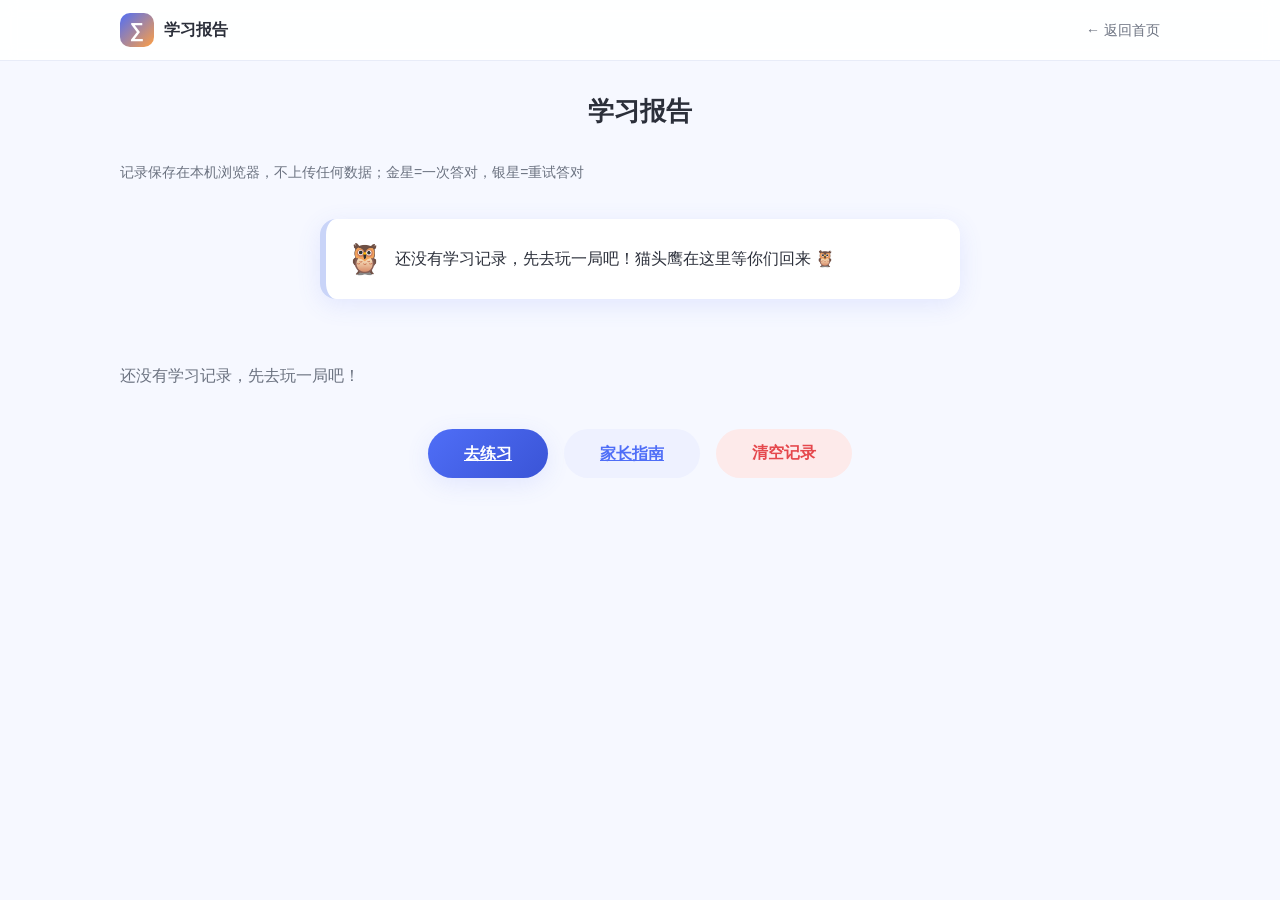
<file: modules/report.html>
<!DOCTYPE html>
<html lang="zh-CN">
<head>
  <meta charset="UTF-8">
  <meta name="viewport" content="width=device-width, initial-scale=1.0">
  <title>学习报告 — Mathematical Thinking</title>
  <link rel="stylesheet" href="../css/style.css">
  <link rel="stylesheet" href="../css/game.css">
</head>
<body>
  <header class="site-header">
    <div class="container header-inner">
      <div class="brand">
        <span class="brand-logo">∑</span>
        <span class="brand-name">学习报告</span>
      </div>
      <nav class="main-nav">
        <a href="../index.html">← 返回首页</a>
      </nav>
    </div>
  </header>

  <main class="container game-wrap">
    <h1 class="section-title">学习报告</h1>
    <p class="mode-hint">记录保存在本机浏览器，不上传任何数据；金星=一次答对，银星=重试答对</p>

    <div id="stats" class="report-stats"></div>
    <div id="advice"></div>
    <div id="trend"></div>
    <div id="table-wrap"></div>

    <div class="end-actions">
      <a class="btn btn-primary" href="number-sense.html">去练习</a>
      <a class="btn btn-ghost" href="guide.html">家长指南</a>
      <button id="btn-clear" class="btn btn-danger">清空记录</button>
    </div>
  </main>

  <script src="../js/report.js" defer></script>
</body>
</html>
</file>
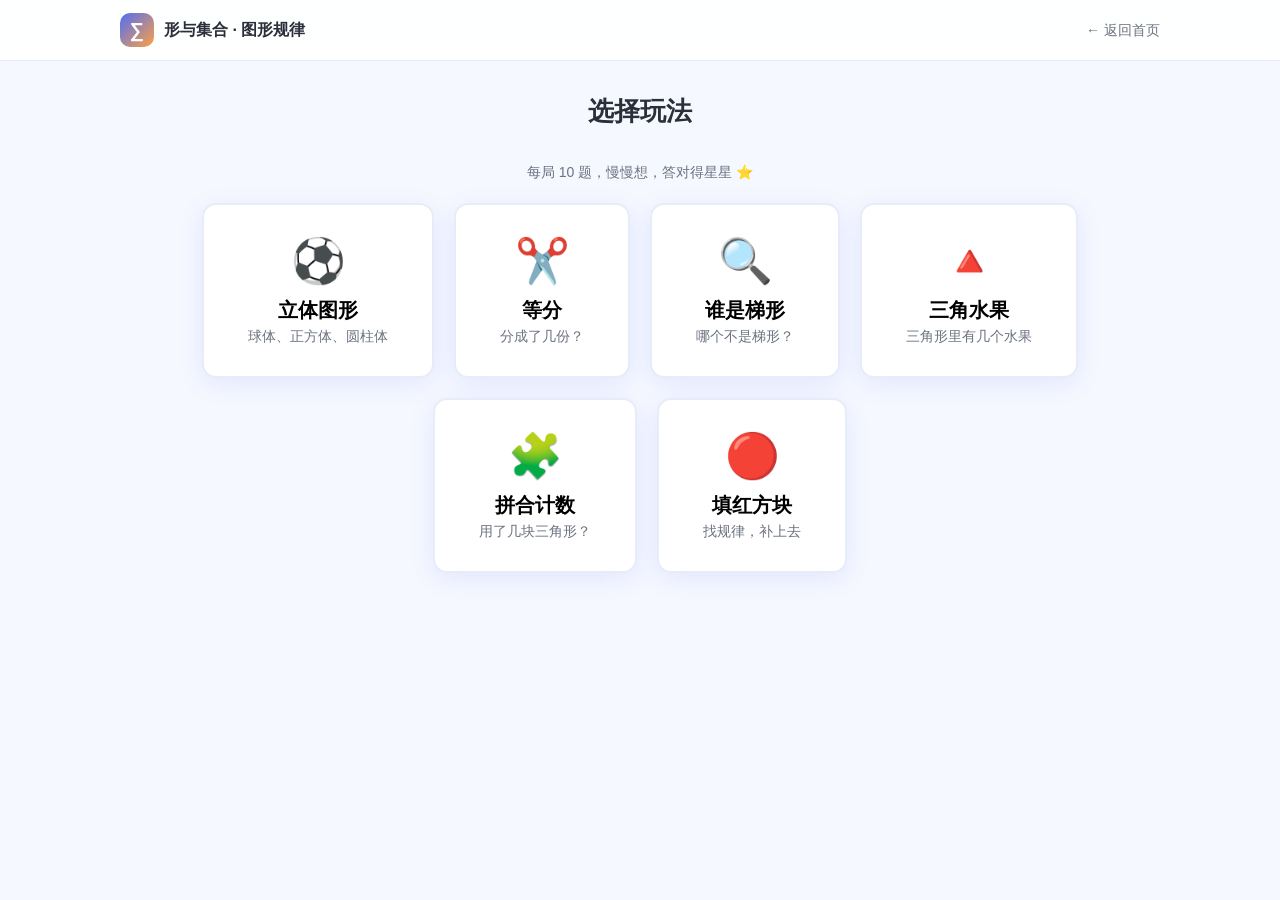
<file: modules/shape-hall.html>
<!DOCTYPE html>
<html lang="zh-CN">
<head>
  <meta charset="UTF-8">
  <meta name="viewport" content="width=device-width, initial-scale=1.0">
  <title>形与集合 · 图形规律 — Mathematical Thinking</title>
  <link rel="stylesheet" href="../css/style.css">
  <link rel="stylesheet" href="../css/game.css">
  <link rel="stylesheet" href="../css/shapehall.css?v=1">
  <link rel="stylesheet" href="../css/owl.css?v=3">
</head>
<body>
  <header class="site-header">
    <div class="container header-inner">
      <div class="brand">
        <span class="brand-logo">∑</span>
        <span class="brand-name">形与集合 · 图形规律</span>
      </div>
      <nav class="main-nav">
        <a href="../index.html">← 返回首页</a>
      </nav>
    </div>
  </header>

  <main class="container game-wrap">
    <!-- 模式选择 -->
    <section id="screen-start" class="screen">
      <h1 class="section-title">选择玩法</h1>
      <p class="mode-hint">每局 10 题，慢慢想，答对得星星 ⭐</p>
      <div class="mode-grid">
        <button class="mode-card" data-mode="solid">
          <span class="mode-icon">⚽</span>
          <span class="mode-name">立体图形</span>
          <span class="mode-desc">球体、正方体、圆柱体</span>
        </button>
        <button class="mode-card" data-mode="equal">
          <span class="mode-icon">✂️</span>
          <span class="mode-name">等分</span>
          <span class="mode-desc">分成了几份？</span>
        </button>
        <button class="mode-card" data-mode="classify">
          <span class="mode-icon">🔍</span>
          <span class="mode-name">谁是梯形</span>
          <span class="mode-desc">哪个不是梯形？</span>
        </button>
        <button class="mode-card" data-mode="include">
          <span class="mode-icon">🔺</span>
          <span class="mode-name">三角水果</span>
          <span class="mode-desc">三角形里有几个水果</span>
        </button>
        <button class="mode-card" data-mode="puzzle">
          <span class="mode-icon">🧩</span>
          <span class="mode-name">拼合计数</span>
          <span class="mode-desc">用了几块三角形？</span>
        </button>
        <button class="mode-card" data-mode="redGrid">
          <span class="mode-icon">🔴</span>
          <span class="mode-name">填红方块</span>
          <span class="mode-desc">找规律，补上去</span>
        </button>
      </div>
    </section>

    <!-- 游戏 -->
    <section id="screen-game" class="screen" style="display:none">
      <div class="game-top">
        <span id="mode-title" class="game-mode"></span>
        <span id="round-info">第 1 / 10 题</span>
        <span id="score-info">⭐ 0</span>
        <button id="btn-sound" type="button" title="声音开关">🔊</button>
      </div>
      <div class="progress"><div id="progress-fill"></div></div>
      <p id="q-prompt" class="q-prompt"></p>
      <div id="question-area"></div>
      <p id="hint" class="hint"></p>
      <div id="options" class="options"></div>
      <p id="feedback" class="feedback"></p>
    </section>

    <!-- 结算 -->
    <section id="screen-end" class="screen" style="display:none">
      <h2 class="section-title">本轮完成！</h2>
      <p id="end-stars" class="end-stars"></p>
      <p id="end-msg" class="end-msg"></p>
      <p id="end-time" class="mode-hint"></p>
      <div class="end-actions">
        <button id="btn-again" class="btn btn-primary">再玩一次</button>
        <button id="btn-menu" class="btn btn-ghost">换个玩法</button>
        <a class="btn btn-ghost" href="report.html">看学习报告</a>
      </div>
    </section>
  </main>

  <script src="../js/voice-data.js?v=4" async></script>
  <script src="../js/voice.js?v=2" defer></script>
  <script src="../js/owl.js?v=3" defer></script>
  <script src="../js/game-shapehall.js?v=2" defer></script>
</body>
</html>
</file>
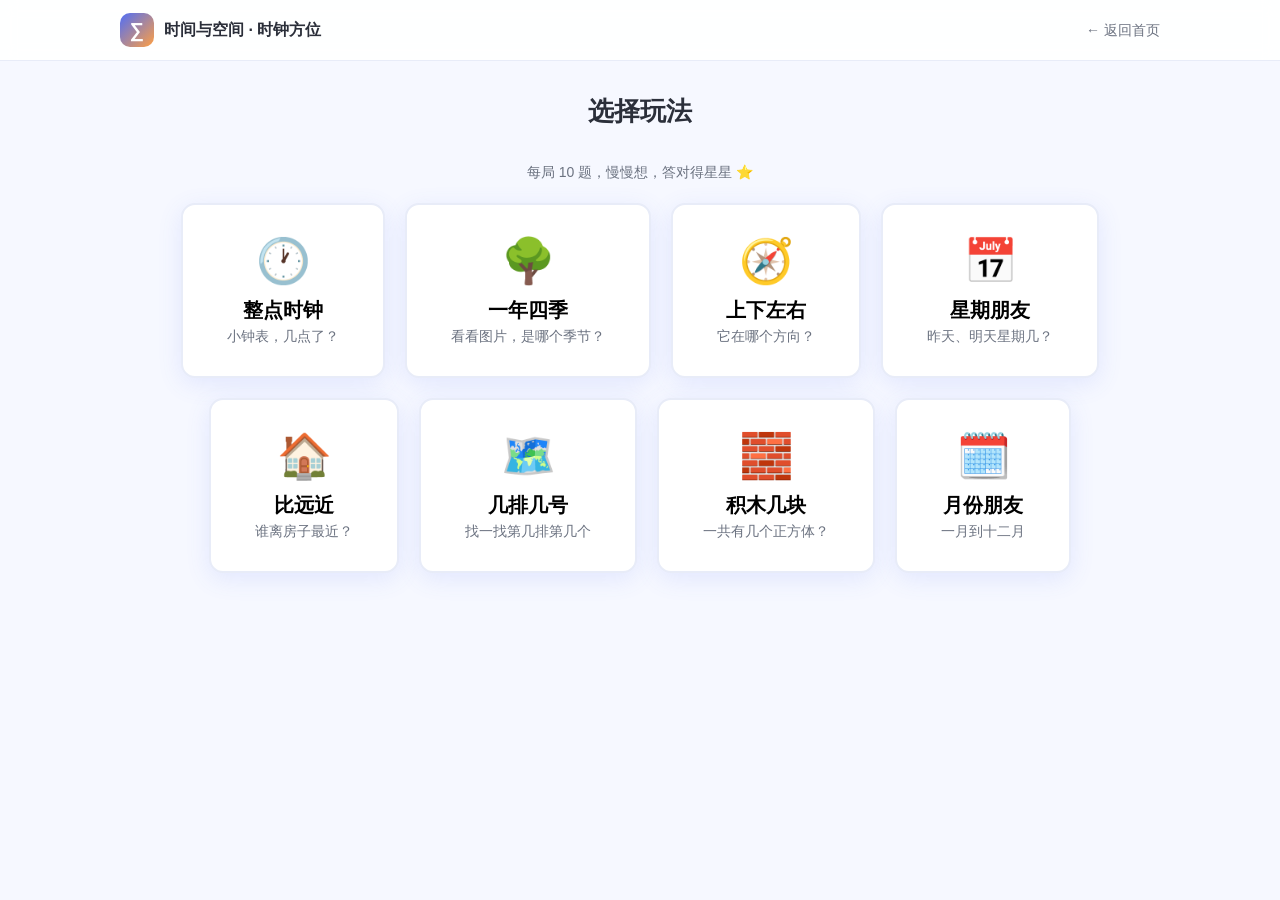
<file: modules/time-space.html>
<!DOCTYPE html>
<html lang="zh-CN">
<head>
  <meta charset="UTF-8">
  <meta name="viewport" content="width=device-width, initial-scale=1.0">
  <title>时间与空间 · 时钟方位 — Mathematical Thinking</title>
  <link rel="stylesheet" href="../css/style.css">
  <link rel="stylesheet" href="../css/game.css">
  <link rel="stylesheet" href="../css/time-space.css?v=1">
  <link rel="stylesheet" href="../css/owl.css?v=3">
</head>
<body>
  <header class="site-header">
    <div class="container header-inner">
      <div class="brand">
        <span class="brand-logo">∑</span>
        <span class="brand-name">时间与空间 · 时钟方位</span>
      </div>
      <nav class="main-nav">
        <a href="../index.html">← 返回首页</a>
      </nav>
    </div>
  </header>

  <main class="container game-wrap">
    <!-- 模式选择 -->
    <section id="screen-start" class="screen">
      <h1 class="section-title">选择玩法</h1>
      <p class="mode-hint">每局 10 题，慢慢想，答对得星星 ⭐</p>
      <div class="mode-grid">
        <button class="mode-card" data-mode="clock">
          <span class="mode-icon">🕐</span>
          <span class="mode-name">整点时钟</span>
          <span class="mode-desc">小钟表，几点了？</span>
        </button>
        <button class="mode-card" data-mode="season">
          <span class="mode-icon">🌳</span>
          <span class="mode-name">一年四季</span>
          <span class="mode-desc">看看图片，是哪个季节？</span>
        </button>
        <button class="mode-card" data-mode="place">
          <span class="mode-icon">🧭</span>
          <span class="mode-name">上下左右</span>
          <span class="mode-desc">它在哪个方向？</span>
        </button>
        <button class="mode-card" data-mode="week">
          <span class="mode-icon">📅</span>
          <span class="mode-name">星期朋友</span>
          <span class="mode-desc">昨天、明天星期几？</span>
        </button>
        <button class="mode-card" data-mode="dist">
          <span class="mode-icon">🏠</span>
          <span class="mode-name">比远近</span>
          <span class="mode-desc">谁离房子最近？</span>
        </button>
        <button class="mode-card" data-mode="grid">
          <span class="mode-icon">🗺️</span>
          <span class="mode-name">几排几号</span>
          <span class="mode-desc">找一找第几排第几个</span>
        </button>
        <button class="mode-card" data-mode="blocks">
          <span class="mode-icon">🧱</span>
          <span class="mode-name">积木几块</span>
          <span class="mode-desc">一共有几个正方体？</span>
        </button>
        <button class="mode-card" data-mode="month">
          <span class="mode-icon">🗓️</span>
          <span class="mode-name">月份朋友</span>
          <span class="mode-desc">一月到十二月</span>
        </button>
      </div>
    </section>

    <!-- 游戏 -->
    <section id="screen-game" class="screen" style="display:none">
      <div class="game-top">
        <span id="mode-title" class="game-mode"></span>
        <span id="round-info">第 1 / 10 题</span>
        <span id="score-info">⭐ 0</span>
        <button id="btn-sound" type="button" title="声音开关">🔊</button>
      </div>
      <div class="progress"><div id="progress-fill"></div></div>
      <p id="q-prompt" class="q-prompt"></p>
      <div id="question-area"></div>
      <p id="hint" class="hint"></p>
      <div id="options" class="options"></div>
      <p id="feedback" class="feedback"></p>
    </section>

    <!-- 结算 -->
    <section id="screen-end" class="screen" style="display:none">
      <h2 class="section-title">本轮完成！</h2>
      <p id="end-stars" class="end-stars"></p>
      <p id="end-msg" class="end-msg"></p>
      <p id="end-time" class="mode-hint"></p>
      <div class="end-actions">
        <button id="btn-again" class="btn btn-primary">再玩一次</button>
        <button id="btn-menu" class="btn btn-ghost">换个玩法</button>
        <a class="btn btn-ghost" href="report.html">看学习报告</a>
      </div>
    </section>
  </main>

  <script src="../js/voice-data.js?v=4" async></script>
  <script src="../js/voice.js?v=2" defer></script>
  <script src="../js/owl.js?v=3" defer></script>
  <script src="../js/game-time.js?v=3" defer></script>
</body>
</html>
</file>
<file: css/style.css>
/* ============================================
   Mathematical Thinking · 数学思维
   纯静态网页应用样式
   ============================================ */

:root {
  --color-bg: #f6f8ff;
  --color-surface: #ffffff;
  --color-primary: #4f6ef7;
  --color-primary-dark: #3a54d6;
  --color-accent: #ff9f43;
  --color-text: #2b2f3a;
  --color-text-light: #6b7280;
  --radius: 14px;
  --shadow: 0 6px 24px rgba(79, 110, 247, 0.12);
  --font-family: "Segoe UI", "PingFang SC", "Microsoft YaHei", sans-serif;
}

* {
  margin: 0;
  padding: 0;
  box-sizing: border-box;
}

html {
  scroll-behavior: smooth;
}

body {
  font-family: var(--font-family);
  color: var(--color-text);
  background: var(--color-bg);
  line-height: 1.6;
}

.container {
  max-width: 1080px;
  margin: 0 auto;
  padding: 0 20px;
}

/* ---------- 头部导航 ---------- */
.site-header {
  position: sticky;
  top: 0;
  z-index: 10;
  background: rgba(255, 255, 255, 0.9);
  backdrop-filter: blur(8px);
  border-bottom: 1px solid #e8ecf8;
}

.header-inner {
  display: flex;
  align-items: center;
  justify-content: space-between;
  height: 60px;
}

.brand {
  display: flex;
  align-items: center;
  gap: 10px;
}

.brand-logo {
  display: inline-flex;
  align-items: center;
  justify-content: center;
  width: 34px;
  height: 34px;
  border-radius: 10px;
  background: linear-gradient(135deg, var(--color-primary), var(--color-accent));
  color: #fff;
  font-size: 20px;
  font-weight: 700;
}

.brand-name {
  font-weight: 700;
  font-size: 16px;
}

.main-nav a {
  margin-left: 20px;
  text-decoration: none;
  color: var(--color-text-light);
  font-size: 14px;
  transition: color 0.2s;
}

.main-nav a:hover {
  color: var(--color-primary);
}

/* ---------- Hero ---------- */
.hero {
  padding: 80px 0 60px;
  background:
    radial-gradient(circle at 20% 20%, rgba(79, 110, 247, 0.15), transparent 40%),
    radial-gradient(circle at 80% 60%, rgba(255, 159, 67, 0.15), transparent 40%);
  text-align: center;
}

.hero-title {
  font-size: 44px;
  letter-spacing: 1px;
}

.hero-title .accent {
  color: var(--color-accent);
}

.hero-sub {
  margin: 14px 0 28px;
  font-size: 18px;
  color: var(--color-text-light);
}

.btn {
  display: inline-block;
  padding: 12px 36px;
  border: none;
  border-radius: 999px;
  font-size: 16px;
  font-weight: 600;
  cursor: pointer;
  transition: transform 0.15s, box-shadow 0.15s;
}

.btn-primary {
  background: linear-gradient(135deg, var(--color-primary), var(--color-primary-dark));
  color: #fff;
  box-shadow: var(--shadow);
}

.btn-primary:hover {
  transform: translateY(-2px);
  box-shadow: 0 10px 28px rgba(79, 110, 247, 0.3);
}

.btn-ghost {
  background: #eef1ff;
  color: var(--color-primary);
}

.btn-ghost:hover {
  background: #e0e6ff;
}

.hero-tip {
  margin-top: 16px;
  font-size: 14px;
  color: var(--color-primary);
  min-height: 1.4em;
}

/* ---------- 模块卡片 ---------- */
.modules {
  padding: 60px 0;
}

.section-title {
  font-size: 26px;
  margin-bottom: 28px;
  text-align: center;
}

.card-grid {
  display: grid;
  grid-template-columns: repeat(auto-fit, minmax(220px, 1fr));
  gap: 20px;
}

.card {
  background: var(--color-surface);
  border-radius: var(--radius);
  padding: 24px 20px;
  box-shadow: var(--shadow);
  transition: transform 0.15s;
}

.card:hover {
  transform: translateY(-4px);
}

.card-icon {
  font-size: 32px;
  margin-bottom: 10px;
}

.card h3 {
  font-size: 18px;
  margin-bottom: 6px;
}

.card p {
  font-size: 14px;
  color: var(--color-text-light);
}

.card-badge {
  display: inline-block;
  margin-top: 12px;
  padding: 3px 12px;
  border-radius: 999px;
  background: #eef1ff;
  color: var(--color-primary);
  font-size: 12px;
}

.card-badge-live {
  background: #e6f9ee;
  color: #1a9d4e;
}

.card-link {
  display: block;
  text-decoration: none;
  color: inherit;
}

/* ---------- 关于 ---------- */
.about {
  padding: 40px 0 60px;
}

.about-text {
  max-width: 640px;
  margin: 0 auto;
  text-align: center;
  color: var(--color-text-light);
}

/* ---------- 页脚 ---------- */
.site-footer {
  border-top: 1px solid #e8ecf8;
  padding: 20px 0;
  text-align: center;
  font-size: 13px;
  color: var(--color-text-light);
}

/* ---------- 响应式 ---------- */
@media (max-width: 640px) {
  .hero-title {
    font-size: 32px;
  }
  .hero {
    padding: 56px 0 40px;
  }
  .main-nav a {
    margin-left: 12px;
    font-size: 13px;
  }
  .brand-name {
    font-size: 14px;
  }
}
</file>
<file: css/achievement.css>
/* ============================================
   Mathematical Thinking · 成就馆样式
   ============================================ */

.ach-stats {
  display: flex;
  justify-content: center;
  gap: 16px;
  flex-wrap: wrap;
  margin: 16px 0 22px;
}

.ach-stat {
  flex: 1;
  min-width: 120px;
  max-width: 200px;
  text-align: center;
  padding: 16px 10px;
  background: #fff;
  border: 2px solid #e5e7eb;
  border-radius: 16px;
}

.ach-stat-num {
  font-size: 2rem;
  font-weight: 800;
  color: #ff8a3d;
}

.ach-stat-label {
  font-size: 0.95rem;
  color: #666;
  margin-top: 4px;
}

/* 拇指进度 */
.ach-progress-wrap {
  display: flex;
  flex-direction: column;
  gap: 14px;
  margin: 10px 0 24px;
}

.ach-progress-block {
  background: #fff;
  border: 2px solid #e5e7eb;
  border-radius: 14px;
  padding: 14px 18px;
}

.ach-progress-title {
  font-weight: 700;
  font-size: 1.05rem;
  margin-bottom: 8px;
}

.ach-progress {
  height: 22px;
  background: #f3f4f6;
  border-radius: 11px;
  overflow: hidden;
}

.ach-progress-fill {
  height: 100%;
  border-radius: 11px;
  width: 0;
  transition: width 0.6s ease;
}

.ach-fill-silver { background: linear-gradient(90deg, #c0c4cc, #e5e7eb); }
.ach-fill-gold { background: linear-gradient(90deg, #f0b429, #f6d365); }

.ach-progress-label {
  text-align: right;
  font-size: 0.9rem;
  color: #888;
  margin-top: 4px;
}

/* 徽章墙 */
.ach-grid {
  display: grid;
  grid-template-columns: repeat(auto-fill, minmax(180px, 1fr));
  gap: 14px;
  margin: 14px 0;
}

.ach-card {
  position: relative;
  text-align: center;
  padding: 18px 12px 14px;
  background: #f9fafb;
  border: 2px solid #e5e7eb;
  border-radius: 16px;
  opacity: 0.75;
}

.ach-on {
  background: #fffdf5;
  border-color: #ffd9a0;
  box-shadow: 0 3px 10px rgba(255, 138, 61, 0.15);
  opacity: 1;
}

.ach-gold.ach-on {
  border-color: #f0b429;
  box-shadow: 0 3px 12px rgba(240, 180, 41, 0.35);
  background: linear-gradient(180deg, #fffbea, #fffdf5);
}

.ach-icon {
  font-size: 3rem;
  line-height: 1.2;
}

.ach-name {
  font-weight: 700;
  font-size: 1.1rem;
  margin-top: 6px;
  color: #333;
}

.ach-desc {
  font-size: 0.85rem;
  color: #888;
  margin-top: 4px;
  min-height: 38px;
}

.ach-tag {
  display: inline-block;
  margin-top: 8px;
  padding: 3px 12px;
  border-radius: 999px;
  background: #ffb84d;
  color: #fff;
  font-size: 0.85rem;
  font-weight: 700;
}

.ach-locked-tag {
  background: #e5e7eb;
  color: #999;
}

.ach-foot {
  margin-top: 20px;
  text-align: center;
}
</file>
<file: css/game.css>
/* ============================================
   Mathematical Thinking · 数感游戏样式
   ============================================ */

.game-wrap {
  padding: 30px 20px 60px;
}

.screen {
  text-align: center;
}

/* ---------- 模式选择 ---------- */
.mode-hint {
  color: var(--color-text-light);
  font-size: 14px;
  margin-bottom: 8px;
}

.mode-grid {
  display: flex;
  gap: 20px;
  justify-content: center;
  flex-wrap: wrap;
  margin-top: 20px;
}

.mode-card {
  background: var(--color-surface);
  border: 2px solid #e8ecf8;
  border-radius: var(--radius);
  padding: 30px 44px;
  cursor: pointer;
  box-shadow: var(--shadow);
  transition: transform 0.15s, border-color 0.15s;
}

.mode-card:hover {
  transform: translateY(-4px);
  border-color: var(--color-primary);
}

.mode-icon {
  display: block;
  font-size: 44px;
}

.mode-name {
  display: block;
  font-size: 20px;
  font-weight: 700;
  margin-top: 10px;
}

.mode-desc {
  display: block;
  font-size: 14px;
  color: var(--color-text-light);
  margin-top: 4px;
}

/* ---------- 顶栏与进度 ---------- */
.game-top {
  display: flex;
  justify-content: space-between;
  align-items: center;
  font-size: 15px;
  font-weight: 600;
}

.game-mode {
  color: var(--color-primary);
}

.progress {
  height: 10px;
  background: #e8ecf8;
  border-radius: 999px;
  overflow: hidden;
  margin: 14px 0 22px;
}

#progress-fill {
  height: 100%;
  width: 0;
  background: linear-gradient(90deg, var(--color-primary), var(--color-accent));
  border-radius: 999px;
  transition: width 0.4s;
}

/* ---------- 题目区 ---------- */
.q-prompt {
  font-size: 24px;
  font-weight: 700;
  margin-bottom: 18px;
}

/* 数一数：图案网格 */
.items-grid {
  display: flex;
  flex-wrap: wrap;
  justify-content: center;
  gap: 8px;
  max-width: 560px;
  margin: 0 auto 22px;
}

.item {
  font-size: 38px;
  animation: pop 0.25s ease;
}

/* 选项按钮 */
.options {
  display: flex;
  gap: 16px;
  justify-content: center;
  flex-wrap: wrap;
}

.opt-btn {
  min-width: 96px;
  padding: 16px 8px;
  font-size: 30px;
  font-weight: 800;
  color: #fff;
  background: linear-gradient(135deg, var(--color-primary), var(--color-primary-dark));
  border: none;
  border-radius: 16px;
  cursor: pointer;
  box-shadow: var(--shadow);
  transition: transform 0.12s;
}

.opt-btn:hover {
  transform: translateY(-3px);
}

/* 比一比：两张卡片 */
.cmp-row {
  display: flex;
  gap: 24px;
  justify-content: center;
  align-items: stretch;
  margin-bottom: 22px;
}

.cmp-card {
  flex: 0 1 220px;
  background: var(--color-surface);
  border: 3px solid #e8ecf8;
  border-radius: 20px;
  padding: 20px 12px;
  cursor: pointer;
  box-shadow: var(--shadow);
  transition: transform 0.12s, border-color 0.12s;
}

.cmp-card:hover {
  transform: translateY(-4px);
  border-color: var(--color-accent);
}

.cmp-num {
  display: block;
  font-size: 56px;
  font-weight: 800;
  color: var(--color-primary);
}

.cmp-dots {
  display: block;
  margin-top: 10px;
  font-size: 16px;
  letter-spacing: 2px;
  color: var(--color-accent);
  word-break: break-all;
}

/* ---------- 反馈 ---------- */
.feedback {
  min-height: 2em;
  margin-top: 18px;
  font-size: 20px;
  font-weight: 700;
}

.fb-ok {
  color: #1a9d4e;
  animation: pop 0.25s ease;
}

.fb-err {
  color: #e5484d;
}

.shake {
  animation: shake 0.4s ease;
}

/* ---------- 结算 ---------- */
.end-stars {
  font-size: 36px;
  letter-spacing: 4px;
  margin: 10px 0;
}

.end-msg {
  font-size: 18px;
  color: var(--color-text-light);
  margin-bottom: 24px;
}

.end-actions {
  display: flex;
  gap: 16px;
  justify-content: center;
  flex-wrap: wrap;
}

.btn-ghost {
  background: #eef1ff;
  color: var(--color-primary);
}

.btn-ghost:hover {
  background: #e0e6ff;
}

/* ---------- 动画 ---------- */
@keyframes pop {
  0% { transform: scale(0.6); opacity: 0; }
  100% { transform: scale(1); opacity: 1; }
}

@keyframes shake {
  0%, 100% { transform: translateX(0); }
  25% { transform: translateX(-8px); }
  75% { transform: translateX(8px); }
}

/* ---------- 响应式 ---------- */
@media (max-width: 640px) {
  .item { font-size: 30px; }
  .cmp-card { flex-basis: 150px; }
  .cmp-num { font-size: 44px; }
}

/* ---------- 十格阵（数感教学工具：5 个一行） ---------- */
.tf-grid {
  display: grid;
  grid-template-columns: repeat(5, 56px);
  gap: 8px;
  justify-content: center;
  margin: 0 auto 22px;
}

.tf-cell {
  width: 56px;
  height: 56px;
  border: 2px dashed #c9d4f8;
  border-radius: 12px;
  display: flex;
  align-items: center;
  justify-content: center;
  font-size: 32px;
  background: #fff;
  animation: pop 0.25s ease;
}

.tf-empty {
  border-color: #e9edf8;
  background: transparent;
  animation: none;
}

/* ---------- 提示区 ---------- */
.hint {
  min-height: 1.6em;
  font-size: 16px;
  color: var(--color-primary);
  margin-bottom: 10px;
}

.hint-on {
  font-weight: 600;
}

/* ---------- 银星（重试答对） ---------- */
.star-silver {
  filter: grayscale(1) opacity(0.55);
}

/* ---------- 静音按钮 ---------- */
#btn-sound {
  background: #eef1ff;
  border: none;
  border-radius: 10px;
  padding: 6px 12px;
  font-size: 16px;
  cursor: pointer;
}

/* ---------- 学习报告 ---------- */
.report-stats {
  display: flex;
  gap: 16px;
  justify-content: center;
  flex-wrap: wrap;
  margin-bottom: 28px;
}

.stat-card {
  background: var(--color-surface);
  border-radius: var(--radius);
  box-shadow: var(--shadow);
  padding: 16px 24px;
  min-width: 120px;
}

.stat-num {
  display: block;
  font-size: 30px;
  font-weight: 800;
  color: var(--color-primary);
}

.stat-label {
  display: block;
  font-size: 13px;
  color: var(--color-text-light);
  margin-top: 4px;
}

.report-table {
  width: 100%;
  max-width: 640px;
  margin: 0 auto 24px;
  border-collapse: collapse;
  background: var(--color-surface);
  border-radius: var(--radius);
  overflow: hidden;
  box-shadow: var(--shadow);
}

.report-table th,
.report-table td {
  padding: 10px 14px;
  border-bottom: 1px solid #eef1f8;
  font-size: 14px;
}

.report-table th {
  background: #f3f6ff;
  color: var(--color-text-light);
  font-weight: 600;
}

.btn-danger {
  background: #fdeaea;
  color: #e5484d;
}

.btn-danger:hover {
  background: #fbdcdc;
}

.empty-note {
  color: var(--color-text-light);
  font-size: 16px;
  padding: 40px 0;
}

/* ---------- 智能建议卡片 ---------- */
.advice-card {
  display: flex;
  align-items: center;
  gap: 12px;
  max-width: 640px;
  margin: 0 auto 24px;
  padding: 16px 20px;
  border-radius: 16px;
  background: var(--color-surface);
  box-shadow: var(--shadow);
  border-left: 6px solid var(--color-accent);
  text-align: left;
}

.advice-weak { border-left-color: #f5a623; }
.advice-great { border-left-color: #1a9d4e; }
.advice-help { border-left-color: #54a0ff; }
.advice-persist { border-left-color: #9b59b6; }
.advice-empty { border-left-color: #c9d4f8; }

.advice-icon {
  font-size: 30px;
  flex-shrink: 0;
}

.advice-text {
  font-size: 16px;
  line-height: 1.6;
  color: var(--color-text);
}

/* ---------- 掌握趋势柱状图 ---------- */
.trend-title {
  font-size: 18px;
  font-weight: 700;
  margin-bottom: 4px;
}

.trend-chart {
  display: flex;
  align-items: flex-end;
  justify-content: center;
  gap: 10px;
  height: 150px;
  max-width: 560px;
  margin: 14px auto 28px;
  padding: 12px 16px 8px;
  background: var(--color-surface);
  border-radius: var(--radius);
  box-shadow: var(--shadow);
}

.trend-col {
  display: flex;
  flex-direction: column;
  align-items: center;
  justify-content: flex-end;
  height: 100%;
  flex: 0 1 36px;
}

.trend-bar {
  width: 26px;
  border-radius: 8px 8px 0 0;
  background: linear-gradient(180deg, var(--color-primary), var(--color-accent));
  min-height: 4px;
  position: relative;
  animation: pop 0.4s ease;
}

.trend-val {
  position: absolute;
  top: -20px;
  left: 50%;
  transform: translateX(-50%);
  font-size: 12px;
  font-weight: 700;
  color: var(--color-text-light);
}

.trend-label {
  margin-top: 6px;
  font-size: 12px;
  color: var(--color-text-light);
}
</file>
<file: css/calc.css>
/* ============================================
   Mathematical Thinking · 计算模块样式
   加法两组图案（合起来数）/ 减法一排图案（划掉拿走）
   ============================================ */

/* 加法：两组图案 + ➕ */
.calc-groups {
  display: flex;
  align-items: center;
  justify-content: center;
  gap: 18px;
  flex-wrap: wrap;
  margin: 10px 0 6px;
}

.calc-group {
  display: flex;
  align-items: center;
  flex-wrap: wrap;
  justify-content: center;
  gap: 6px;
  max-width: 340px;
  padding: 14px 18px;
  background: #fff8ec;
  border: 3px dashed #ffd9a0;
  border-radius: 20px;
  font-size: 2.6rem;
  line-height: 1.35;
  letter-spacing: 2px;
}

.calc-num {
  display: inline-flex;
  align-items: center;
  justify-content: center;
  min-width: 34px;
  height: 34px;
  padding: 0 6px;
  margin-right: 6px;
  background: #ffb84d;
  color: #fff;
  font-size: 1.25rem;
  font-weight: 700;
  border-radius: 50%;
}

.calc-plus {
  font-size: 3rem;
  font-weight: 700;
  color: #ff8a3d;
  line-height: 1;
}

/* 减法：一排图案，划掉的变小变灰 + ✕ */
.calc-row {
  display: flex;
  align-items: center;
  justify-content: center;
  flex-wrap: wrap;
  gap: 8px;
  max-width: 560px;
  margin: 12px auto 6px;
  font-size: 2.6rem;
  line-height: 1.4;
}

.calc-item {
  position: relative;
  display: inline-flex;
  transition: transform 0.2s;
}

.calc-item.calc-removed {
  opacity: 0.35;
  transform: scale(0.82);
}

.calc-item.calc-removed::after {
  content: '✕';
  position: absolute;
  left: 50%;
  top: 50%;
  transform: translate(-50%, -50%);
  font-size: 2rem;
  font-weight: 700;
  color: #e5484d;
  text-shadow: 0 0 3px #fff, 0 0 3px #fff;
}

/* 数字选项：复用 game.css 的 .opt-btn，此处微调 */
.calc-opt {
  min-width: 84px;
  font-size: 1.6rem;
  font-weight: 700;
}

/* 窄屏适配 */
@media (max-width: 480px) {
  .calc-group {
    max-width: 100%;
    font-size: 2rem;
    gap: 4px;
    padding: 10px 12px;
  }
  .calc-plus {
    font-size: 2.2rem;
  }
  .calc-row {
    font-size: 2rem;
    gap: 5px;
  }
  .calc-item.calc-removed::after {
    font-size: 1.5rem;
  }
  .calc-opt {
    min-width: 72px;
  }
}
</file>
<file: css/geometry.css>
/* ============================================
   Mathematical Thinking · 几何游戏样式
   认图形 / 找图形（内联 SVG 图形）
   ============================================ */

/* ---------- 认图形：大图形展示 ---------- */
.geo-big {
  display: flex;
  justify-content: center;
  align-items: center;
  margin: 0 auto 24px;
  width: 190px;
  height: 190px;
  background: var(--color-surface);
  border: 3px solid #e8ecf8;
  border-radius: 24px;
  box-shadow: var(--shadow);
  animation: pop 0.25s ease;
}

.geo-big svg {
  display: block;
  filter: drop-shadow(0 4px 6px rgba(0, 0, 0, 0.08));
}

/* 认图形：名字选项（文字 + 小图标双重表征，不识字也能玩） */
.geo-name-btn {
  display: flex;
  align-items: center;
  gap: 10px;
  min-width: 130px;
  padding: 12px 20px;
  background: var(--color-surface);
  border: 3px solid #e8ecf8;
  border-radius: 18px;
  cursor: pointer;
  box-shadow: var(--shadow);
  transition: transform 0.12s, border-color 0.12s;
}

.geo-name-btn:hover {
  transform: translateY(-3px);
  border-color: var(--color-accent);
}

.geo-name-icon {
  display: flex;
  align-items: center;
}

.geo-name-icon svg {
  display: block;
}

.geo-name-text {
  font-size: 22px;
  font-weight: 700;
  color: var(--color-text);
}

/* ---------- 找图形：图形卡片（3 个一行 / 4 个两行，自适应） ---------- */
.geo-pick-grid {
  display: flex;
  flex-wrap: wrap;
  justify-content: center;
  gap: 18px;
  max-width: 460px;
  margin: 0 auto 22px;
}

.geo-pick-btn {
  display: flex;
  justify-content: center;
  align-items: center;
  flex: 0 1 130px;
  padding: 18px 10px;
  background: var(--color-surface);
  border: 3px solid #e8ecf8;
  border-radius: 20px;
  cursor: pointer;
  box-shadow: var(--shadow);
  transition: transform 0.12s, border-color 0.12s;
}

.geo-pick-btn:hover {
  transform: translateY(-4px);
  border-color: var(--color-accent);
}

.geo-pick-btn svg {
  display: block;
  filter: drop-shadow(0 3px 5px rgba(0, 0, 0, 0.08));
}

/* ---------- 响应式 ---------- */
@media (max-width: 640px) {
  .geo-big {
    width: 150px;
    height: 150px;
  }
  .geo-name-btn {
    min-width: 110px;
    padding: 10px 14px;
  }
  .geo-name-text {
    font-size: 19px;
  }
  .geo-pick-grid {
    max-width: 360px;
  }
  .geo-pick-btn {
    flex-basis: 105px;
    padding: 14px 8px;
  }
}
</file>
<file: css/logic.css>
/* ============================================
   Mathematical Thinking · 逻辑模块样式
   找规律（序列格）/ 找不同（物品网格）/ 谁最高（推理）
   ============================================ */

/* ---------- 找规律：序列格 ---------- */
.pat-seq {
  display: flex;
  flex-wrap: wrap;
  justify-content: center;
  gap: 10px;
  margin: 18px auto;
  max-width: 480px;
}

.pat-cell {
  display: inline-flex;
  align-items: center;
  justify-content: center;
  width: 58px;
  height: 58px;
  font-size: 34px;
  line-height: 1;
  background: #fff;
  border: 3px solid #e0d5f5;
  border-radius: 14px;
  box-shadow: 0 2px 6px rgba(120, 90, 200, 0.12);
}

.pat-cell-ask {
  border-style: dashed;
  border-color: #b39ddb;
  background: #f6f2ff;
  animation: pat-blink 1.2s ease-in-out infinite;
}

@keyframes pat-blink {
  0%, 100% { opacity: 1; }
  50% { opacity: 0.55; }
}

/* 数字序列的字更小一点（两位数字放得下） */
.pat-cell[data-num="1"] {
  font-size: 30px;
}

.pat-opt {
  font-size: 30px;
  min-width: 74px;
}

/* ---------- 找不同：物品网格（2×2，大按钮） ---------- */
.odd-grid {
  display: grid;
  grid-template-columns: repeat(2, 1fr);
  gap: 14px;
  max-width: 360px;
  margin: 16px auto;
}

.odd-btn {
  display: flex;
  align-items: center;
  justify-content: center;
  height: 118px;
  background: #fff;
  border: 3px solid #d8e8f8;
  border-radius: 18px;
  cursor: pointer;
  transition: transform 0.12s, border-color 0.12s, box-shadow 0.12s;
  box-shadow: 0 3px 8px rgba(90, 140, 200, 0.12);
}

.odd-btn:hover {
  transform: translateY(-2px);
  border-color: #8ec5f0;
}

.odd-btn:active {
  transform: scale(0.95);
}

.odd-emoji {
  font-size: 52px;
  line-height: 1;
}

/* 灰色的那个（属性找不同） */
.odd-btn.odd-gray .odd-emoji {
  filter: grayscale(1);
  opacity: 0.85;
}

/* ---------- 谁最高：条件句 + 动物按钮 ---------- */
.inf-sentence {
  max-width: 520px;
  margin: 20px auto 8px;
  padding: 16px 20px;
  font-size: 22px;
  line-height: 1.6;
  font-weight: 600;
  color: #5b3d8f;
  background: #f6f2ff;
  border: 2px solid #e0d5f5;
  border-radius: 16px;
  text-align: center;
}

.inf-animal-btn {
  display: inline-flex;
  align-items: center;
  justify-content: center;
  width: 96px;
  height: 96px;
  margin: 0 8px;
  background: #fff;
  border: 3px solid #d8e8f8;
  border-radius: 20px;
  cursor: pointer;
  transition: transform 0.12s, border-color 0.12s, box-shadow 0.12s;
  box-shadow: 0 3px 8px rgba(90, 140, 200, 0.12);
}

.inf-animal-btn:hover {
  transform: translateY(-2px);
  border-color: #8ec5f0;
}

.inf-animal-btn:active {
  transform: scale(0.94);
}

.inf-emoji {
  font-size: 46px;
  line-height: 1;
}
</file>
<file: css/measure.css>
/* ============================================
   Mathematical Thinking · 比较与测量馆样式
   船载重 / 铅笔粗细 / 线长短 / 测量工具 / 面积 / 天平 / 水杯 / 蛋糕
   ============================================ */

/* 船载重 */
.ms-heavy {
  display: flex;
  justify-content: center;
  gap: 40px;
  margin: 10px 0;
}

.ms-boat {
  position: relative;
  display: flex;
  flex-direction: column;
  align-items: center;
  width: 130px;
  padding-bottom: 8px;
}

.ms-boat-animal {
  font-size: 2.4rem;
  z-index: 2;
  transform: translateY(6px);
}

.ms-boat-body {
  font-size: 3rem;
  line-height: 1;
  z-index: 2;
}

.ms-water {
  width: 120px;
  height: 12px;
  background: #9ed4f5;
  border-radius: 6px;
  margin-top: -4px;
  transition: height 0.3s;
}

.ms-water-high {
  height: 30px;
  background: #4a90d9;
}

.ms-boat-heavy .ms-boat-body {
  transform: translateY(10px);
}

.ms-boat-heavy .ms-boat-animal {
  transform: translateY(16px);
}

.ms-boat-name {
  font-size: 0.95rem;
  color: #666;
  margin-top: 4px;
}

/* 铅笔粗细 */
.ms-pencils {
  display: flex;
  justify-content: center;
  align-items: flex-end;
  gap: 36px;
  margin: 14px 0;
}

.ms-pencil {
  display: flex;
  flex-direction: column;
  align-items: center;
  gap: 8px;
}

.ms-pencil-body {
  height: 90px;
  border-radius: 6px 6px 2px 2px;
  position: relative;
}

.ms-pencil-body::after {
  content: '';
  position: absolute;
  bottom: -10px;
  left: 50%;
  transform: translateX(-50%);
  border-left: 7px solid transparent;
  border-right: 7px solid transparent;
  border-top: 14px solid #d9a066;
}

.ms-pencil-red { background: #e5484d; }
.ms-pencil-blue { background: #4a90d9; }
.ms-pencil-green { background: #46a758; }

.ms-pencil-name {
  font-size: 1rem;
  color: #555;
}

/* 线长短 */
.ms-lines {
  display: flex;
  flex-direction: column;
  align-items: center;
  gap: 2px;
  margin: 6px 0;
}

.ms-line-row {
  display: flex;
  align-items: center;
  gap: 10px;
}

.ms-line-name {
  font-size: 1rem;
  color: #666;
  min-width: 64px;
}

/* 测量工具 */
.ms-tool-obj {
  display: flex;
  flex-direction: column;
  align-items: center;
  margin: 12px 0;
}

.ms-tool-emoji {
  font-size: 4.5rem;
  line-height: 1.2;
}

.ms-tool-objname {
  font-size: 1.1rem;
  color: #666;
  margin-top: 4px;
}

.ms-tool-opt {
  font-size: 1.15rem;
  min-width: 110px;
}

/* 面积 */
.ms-area {
  display: flex;
  justify-content: center;
  align-items: center;
  gap: 20px;
  margin: 12px 0;
}

.ms-area-label {
  font-size: 1.3rem;
  font-weight: 700;
  color: #4a90d9;
}

.ms-area-shape {
  display: grid;
  grid-template-columns: repeat(4, 30px);
  grid-template-rows: repeat(4, 30px);
  gap: 3px;
}

.ms-area-cell {
  width: 30px;
  height: 30px;
  background: #f3f4f6;
  border-radius: 5px;
}

.ms-area-filled {
  background: #7cc4f7;
  border: 1px solid #4a90d9;
}

/* 天平推理 */
.ms-scale {
  display: flex;
  flex-direction: column;
  gap: 14px;
  margin: 10px 0;
}

.ms-scale-row {
  display: flex;
  align-items: center;
  justify-content: center;
  gap: 8px;
  flex-wrap: wrap;
}

.ms-scale-emoji {
  font-size: 2.6rem;
  line-height: 1;
}

.ms-scale-small {
  font-size: 1.7rem;
}

.ms-scale-op {
  font-size: 2.2rem;
  margin: 0 6px;
}

/* 水杯守恒 */
.ms-water-cups {
  display: flex;
  justify-content: center;
  align-items: flex-end;
  gap: 34px;
  margin: 14px 0;
}

.ms-cup {
  position: relative;
  display: flex;
  flex-direction: column;
  align-items: center;
  border: 3px solid #c98a3b;
  border-top: none;
  background: #fffdf5;
}

.ms-cup-fill {
  position: absolute;
  bottom: 0;
  left: 0;
  right: 0;
  background: #7cc4f7;
}

.ms-cup-tall { width: 50px; height: 130px; border-radius: 0 0 12px 12px; }
.ms-cup-short { width: 84px; height: 80px; border-radius: 0 0 12px 12px; }
.ms-cup-round { width: 66px; height: 100px; border-radius: 0 0 33px 33px; }

.ms-fill-tall { height: 34px; border-radius: 0 0 12px 12px; }
.ms-fill-short { height: 34px; border-radius: 0 0 12px 12px; }
.ms-fill-round { height: 34px; border-radius: 0 0 33px 33px; }

.ms-cup-name {
  font-size: 0.9rem;
  color: #666;
  margin-top: 8px;
}

/* 蛋糕推理 */
.ms-cake {
  display: flex;
  flex-direction: column;
  gap: 14px;
  margin: 10px 0;
}

.ms-cake-row {
  display: flex;
  align-items: center;
  justify-content: center;
  gap: 8px;
  flex-wrap: wrap;
}

.ms-cake-emoji {
  font-size: 2.6rem;
  line-height: 1;
}

.ms-cake-big { font-size: 3.2rem; }
.ms-cake-small { font-size: 1.8rem; }

.ms-cake-op {
  font-size: 2rem;
  font-weight: 700;
  color: #c98a3b;
  margin: 0 6px;
}

/* 通用选项 */
.ms-opt {
  min-width: 88px;
  font-size: 1.35rem;
  font-weight: 700;
}

/* 窄屏适配 */
@media (max-width: 520px) {
  .ms-heavy { gap: 20px; }
  .ms-boat { width: 100px; }
  .ms-water { width: 90px; }
  .ms-area-cell { width: 26px; height: 26px; }
  .ms-area-shape { grid-template-columns: repeat(4, 26px); grid-template-rows: repeat(4, 26px); }
  .ms-pencils { gap: 24px; }
  .ms-opt { min-width: 72px; font-size: 1.15rem; }
}
</file>
<file: css/numberhall.css>
/* ============================================
   Mathematical Thinking · 数与运算馆样式
   相邻数 / 单双数 / 十格阵凑十 / 群数 / 人民币 / 缺了几 / 代数
   ============================================ */

/* 大数字（相邻数/单双数） */
.nh-bignum {
  font-size: 5rem;
  font-weight: 800;
  color: #ff8a3d;
  text-align: center;
  margin: 8px 0 2px;
  line-height: 1.1;
}

/* 圆点（单双数配对辅助） */
.nh-dots {
  display: flex;
  flex-wrap: wrap;
  justify-content: center;
  gap: 8px;
  max-width: 420px;
  margin: 4px auto;
}

.nh-dot {
  font-size: 1.8rem;
  color: #4a90d9;
  line-height: 1;
}

/* 十格阵 */
.nh-frame {
  display: grid;
  grid-template-columns: repeat(5, 52px);
  gap: 6px;
  justify-content: center;
  margin: 12px auto;
  padding: 12px;
  background: #fff8ec;
  border: 3px dashed #ffd9a0;
  border-radius: 16px;
  width: fit-content;
}

.nh-cell {
  width: 52px;
  height: 52px;
  border-radius: 10px;
  background: #f3f4f6;
  border: 2px solid #e5e7eb;
}

.nh-filled {
  background: #ffb84d;
  border-color: #ff8a3d;
}

/* 群数 */
.nh-groups {
  display: flex;
  flex-direction: column;
  gap: 10px;
  align-items: center;
  margin: 10px 0;
}

.nh-group {
  display: flex;
  align-items: center;
  gap: 6px;
  padding: 8px 14px;
  background: #f0f9ff;
  border: 2px solid #bfe3ff;
  border-radius: 14px;
  flex-wrap: wrap;
  justify-content: center;
}

.nh-group-tag {
  font-size: 0.85rem;
  color: #4a90d9;
  font-weight: 700;
  margin-right: 6px;
}

.nh-group-emoji {
  font-size: 1.9rem;
  line-height: 1;
}

/* 人民币 */
.nh-bills {
  display: flex;
  flex-wrap: wrap;
  justify-content: center;
  gap: 10px;
  margin: 14px 0;
}

.nh-bill {
  display: inline-flex;
  align-items: center;
  justify-content: center;
  width: 86px;
  height: 52px;
  border-radius: 8px;
  font-weight: 800;
  font-size: 1.15rem;
  color: #fff;
  box-shadow: 0 2px 5px rgba(0, 0, 0, 0.15);
}

.nh-bill-ten { background: #b25e09; }
.nh-bill-five { background: #c97d2d; }
.nh-bill-one { background: #e8a84c; }

/* 缺了几 */
.nh-mgrid {
  display: grid;
  grid-template-columns: repeat(3, 64px);
  gap: 8px;
  justify-content: center;
  margin: 12px auto;
}

.nh-mcell {
  display: flex;
  align-items: center;
  justify-content: center;
  width: 64px;
  height: 64px;
  font-size: 1.7rem;
  font-weight: 700;
  color: #333;
  background: #fff;
  border: 2px solid #bfe3ff;
  border-radius: 12px;
}

.nh-missing {
  background: #fff3e0;
  border-color: #ffb84d;
  font-size: 1.6rem;
}

/* 代数等式 */
.nh-algebra {
  display: flex;
  align-items: center;
  justify-content: center;
  gap: 10px;
  margin: 16px 0;
}

.nh-alg-emoji {
  font-size: 3.4rem;
  line-height: 1;
}

.nh-alg-op {
  font-size: 2.6rem;
  font-weight: 800;
  color: #ff8a3d;
}

.nh-alg-num {
  font-size: 3rem;
  font-weight: 800;
  color: #333;
  min-width: 70px;
  text-align: center;
  background: #fff8ec;
  border: 3px solid #ffd9a0;
  border-radius: 14px;
  padding: 4px 10px;
}

/* 选项 */
.nh-opt {
  min-width: 88px;
  font-size: 1.4rem;
  font-weight: 700;
}

/* 窄屏 */
@media (max-width: 520px) {
  .nh-frame { grid-template-columns: repeat(5, 42px); }
  .nh-cell { width: 42px; height: 42px; }
  .nh-mgrid { grid-template-columns: repeat(3, 54px); }
  .nh-mcell { width: 54px; height: 54px; font-size: 1.4rem; }
  .nh-bill { width: 72px; height: 46px; font-size: 1rem; }
  .nh-opt { min-width: 72px; font-size: 1.2rem; }
}

/* ================= 分一分（数的分解） ================= */
.nh-split {
  display: flex;
  align-items: center;
  justify-content: center;
  gap: 14px;
  flex-wrap: wrap;
  margin: 10px 0;
}
.nh-split-pile {
  display: flex;
  flex-wrap: wrap;
  gap: 4px;
  max-width: 200px;
  padding: 10px;
  border: 3px dashed #ffb36b;
  border-radius: 14px;
  background: #fffaf2;
  justify-content: center;
}
.nh-split-pile-a { border-color: #7ecb7e; background: #f4fff4; }
.nh-split-pile-b { border-color: #8fb8ff; background: #f4f8ff; }
.nh-split-emoji { font-size: 1.7rem; }
.nh-split-ask { opacity: 0.35; }
.nh-split-q {
  font-size: 1.7rem;
  font-weight: 800;
  color: #5a8cff;
  margin-left: 4px;
}
.nh-split-op { font-size: 2.2rem; font-weight: 800; color: #ff944d; }

/* ================= 认识符号 ================= */
.nh-sign {
  display: flex;
  align-items: center;
  justify-content: center;
  gap: 12px;
  margin: 16px 0;
  font-size: 3rem;
}
.nh-sym-num {
  font-weight: 800;
  color: #333;
  background: #fff8ec;
  border: 3px solid #ffd9a0;
  border-radius: 14px;
  padding: 6px 16px;
  min-width: 60px;
  text-align: center;
}
.nh-sym-op {
  font-weight: 800;
  color: #ff944d;
  min-width: 44px;
  text-align: center;
  animation: nh-sym-bounce 1.6s ease-in-out infinite;
}
@keyframes nh-sym-bounce {
  0%, 100% { transform: scale(1); }
  50% { transform: scale(1.15); }
}
.nh-sym-btn { font-size: 1.9rem; min-width: 76px; }

/* ================= 一样多（数量匹配） ================= */
.nh-same-target {
  display: flex;
  flex-wrap: wrap;
  justify-content: center;
  gap: 5px;
  padding: 12px;
  border: 3px solid #ffd9a0;
  border-radius: 14px;
  background: #fffaf2;
  margin-bottom: 12px;
}
.nh-same-emoji { font-size: 1.6rem; }
.nh-same-groups {
  display: grid;
  grid-template-columns: repeat(2, 1fr);
  gap: 10px;
}
.nh-same-group {
  display: flex;
  flex-wrap: wrap;
  justify-content: center;
  gap: 4px;
  padding: 10px 6px;
  border: 3px solid #cfe3ff;
  border-radius: 12px;
  background: #f7fbff;
  cursor: pointer;
  transition: transform 0.15s, border-color 0.15s;
}
.nh-same-group:active { transform: scale(0.95); border-color: #5a8cff; }
@media (max-width: 520px) {
  .nh-same-emoji { font-size: 1.3rem; }
}

/* ================= 平均分（一样多怎么分） ================= */
.nh-share-fruits {
  display: flex;
  flex-wrap: wrap;
  justify-content: center;
  gap: 5px;
  padding: 12px;
  border: 3px dashed #ffb36b;
  border-radius: 14px;
  background: #fffaf2;
  margin-bottom: 10px;
}
.nh-share-emoji { font-size: 1.6rem; }
.nh-share-kids {
  display: flex;
  align-items: center;
  justify-content: center;
  gap: 8px;
  padding: 8px;
}
.nh-share-kid { font-size: 2rem; }
.nh-share-label { font-size: 1.1rem; color: #888; }

/* ================= 价格推理（等量代换） ================= */
.nh-price {
  display: flex;
  flex-direction: column;
  align-items: center;
  gap: 8px;
  margin: 10px 0;
}
.nh-price-emoji { font-size: 2rem; }
.nh-price-op { font-size: 1.6rem; font-weight: 800; color: #ff944d; margin: 0 2px; }
.nh-price-num {
  font-size: 1.5rem;
  font-weight: 800;
  color: #3a7d3a;
  background: #f0fff0;
  border: 3px solid #a8e0a8;
  border-radius: 10px;
  padding: 2px 10px;
}
.nh-price-sep {
  font-size: 1.3rem;
  font-weight: 800;
  color: #5a8cff;
  animation: nh-sym-bounce 1.6s ease-in-out infinite;
}
@media (max-width: 520px) {
  .nh-share-emoji { font-size: 1.3rem; }
  .nh-price-emoji { font-size: 1.6rem; }
}
</file>
<file: css/shapehall.css>
/* ============================================
   Mathematical Thinking · 形与集合馆样式
   立体图形 / 等分 / 梯形分类 / 三角水果 / 拼合 / 填红方块
   ============================================ */

/* 立体图形 */
.sh-solid {
  display: flex;
  flex-direction: column;
  align-items: center;
  margin: 12px 0;
}

.sh-solid-emoji {
  font-size: 6rem;
  line-height: 1.1;
}

.sh-solid-name {
  font-size: 1.2rem;
  color: #999;
  margin-top: 4px;
}

/* 等分 */
.sh-equal {
  display: flex;
  justify-content: center;
  margin: 8px 0;
}

/* 梯形分类 */
.sh-quads {
  display: grid;
  grid-template-columns: repeat(4, 1fr);
  gap: 10px;
  max-width: 520px;
  margin: 12px auto;
}

.sh-quad {
  display: flex;
  flex-direction: column;
  align-items: center;
  padding: 10px 6px;
  background: #fff;
  border: 2px solid #bfe3ff;
  border-radius: 14px;
  cursor: pointer;
  transition: transform 0.15s, box-shadow 0.15s;
}

.sh-quad:hover {
  transform: translateY(-3px);
  box-shadow: 0 4px 10px rgba(74, 144, 217, 0.25);
}

.sh-quad-label {
  font-size: 0.95rem;
  color: #666;
  margin-top: 6px;
}

/* 集合包含（CSS 三角形） */
.sh-include {
  display: flex;
  justify-content: center;
  margin: 12px 0;
}

.sh-big-tri {
  position: relative;
  width: 0;
  height: 0;
  border-left: 120px solid transparent;
  border-right: 120px solid transparent;
  border-bottom: 200px solid #fff8ec;
}

.sh-mid-tri {
  position: absolute;
  top: 85px;
  left: -70px;
  width: 0;
  height: 0;
  border-left: 70px solid transparent;
  border-right: 70px solid transparent;
  border-bottom: 115px solid #fff3d6;
  display: flex;
  align-items: flex-end;
  justify-content: center;
}

.sh-fruits {
  position: absolute;
  top: 45px;
  left: -45px;
  width: 90px;
  display: flex;
  flex-wrap: wrap;
  justify-content: center;
  gap: 2px;
  font-size: 1.5rem;
  line-height: 1.15;
}

/* 拼合 */
.sh-puzzle {
  display: flex;
  justify-content: center;
  margin: 14px 0;
}

.sh-pz-arrow {
  display: flex;
  align-items: center;
  gap: 4px;
  flex-wrap: wrap;
  justify-content: center;
  max-width: 420px;
  padding: 12px 16px;
  background: #f0f9ff;
  border: 2px solid #bfe3ff;
  border-radius: 16px;
}

.sh-pz-tri { font-size: 2rem; line-height: 1; }
.sh-pz-sq { font-size: 2rem; line-height: 1; }

/* 填红方块 */
.sh-red-grid {
  display: grid;
  grid-template-columns: repeat(3, 64px);
  gap: 8px;
  justify-content: center;
  margin: 14px auto;
}

.sh-red-cell {
  width: 64px;
  height: 64px;
  border-radius: 12px;
  background: #fff;
  border: 2px solid #e5e7eb;
}

.sh-red-on {
  background: #e5484d;
  border-color: #c93a3f;
}

.sh-red-ask {
  background: #fff3e0;
  border: 3px dashed #ff8a3d;
}

/* 选项 */
.sh-opt {
  min-width: 88px;
  font-size: 1.35rem;
  font-weight: 700;
}

/* 窄屏 */
@media (max-width: 520px) {
  .sh-quads { gap: 6px; }
  .sh-red-grid { grid-template-columns: repeat(3, 52px); }
  .sh-red-cell { width: 52px; height: 52px; }
  .sh-opt { min-width: 72px; font-size: 1.15rem; }
}
</file>
<file: css/time-space.css>
/* ============================================
   Mathematical Thinking · 时间与空间馆样式
   时钟 / 四季 / 方位 / 星期 / 远近 / 坐标 / 积木 / 月份
   ============================================ */

/* 钟面 */
.ts-clock {
  display: block;
  margin: 6px auto;
}

/* 四季场景 */
.ts-season-scene {
  display: flex;
  justify-content: center;
  gap: 14px;
  font-size: 3.4rem;
  margin: 12px 0;
}

.ts-season-emoji {
  display: inline-block;
  animation: ts-bounce 2.4s ease-in-out infinite;
}

.ts-season-emoji:nth-child(2) { animation-delay: 0.4s; }
.ts-season-emoji:nth-child(3) { animation-delay: 0.8s; }

@keyframes ts-bounce {
  0%, 100% { transform: translateY(0); }
  50% { transform: translateY(-8px); }
}

/* 方位场景 */
.ts-scene {
  display: flex;
  flex-direction: column;
  align-items: center;
  justify-content: center;
  min-height: 170px;
  margin: 8px 0;
}

.ts-tree-mid {
  display: flex;
  align-items: center;
  gap: 14px;
  font-size: 3.2rem;
}

.ts-tree {
  font-size: 4.2rem;
  line-height: 1;
}

.ts-tree-top, .ts-tree-bottom {
  font-size: 3.2rem;
  min-height: 52px;
  display: flex;
  align-items: center;
}

.ts-place-item {
  font-size: 3.2rem;
  display: inline-block;
}

.ts-scene-lr {
  flex-direction: row;
  gap: 26px;
  font-size: 3.2rem;
}

.ts-girl {
  font-size: 4.2rem;
}

.ts-lr-label {
  font-size: 1.4rem;
  font-weight: 700;
  color: #999;
}

/* 星期 */
.ts-week-row {
  display: flex;
  justify-content: center;
  gap: 6px;
  flex-wrap: wrap;
  margin: 10px 0;
}

.ts-week-cell {
  display: inline-flex;
  flex-direction: column;
  align-items: center;
  justify-content: center;
  width: 74px;
  padding: 8px 4px;
  background: #fff8ec;
  border: 2px solid #ffd9a0;
  border-radius: 12px;
  font-size: 1rem;
  color: #8a6d3b;
}

.ts-week-today {
  background: #ffb84d;
  border-color: #ff8a3d;
  color: #fff;
  font-weight: 700;
  box-shadow: 0 2px 6px rgba(255, 138, 61, 0.35);
}

/* 比远近 */
.ts-dist {
  display: flex;
  align-items: flex-end;
  justify-content: center;
  gap: 30px;
  margin: 14px 0;
  padding: 10px 16px;
  background: #f0f9ff;
  border-radius: 16px;
}

.ts-house {
  font-size: 3rem;
}

.ts-dist-animal {
  display: flex;
  flex-direction: column;
  align-items: center;
}

.ts-dist-pos-0 { transform: translateY(-6px); }
.ts-dist-pos-1 { transform: translateY(2px); }
.ts-dist-pos-2 { transform: translateY(10px); }

.ts-dist-emoji {
  font-size: 2.4rem;
  line-height: 1.2;
}

.ts-dist-name {
  font-size: 0.9rem;
  color: #666;
  margin-top: 2px;
}

/* 几排几号 */
.ts-grid-wrap {
  display: flex;
  justify-content: center;
  gap: 10px;
  margin: 10px 0;
}

.ts-grid-rows {
  display: flex;
  flex-direction: column;
  gap: 6px;
}

.ts-grid-rowlabel {
  font-size: 0.85rem;
  color: #888;
  line-height: 46px;
  height: 46px;
}

.ts-grid {
  display: grid;
  grid-template-columns: repeat(3, 46px);
  gap: 6px;
}

.ts-grid-cell {
  display: flex;
  align-items: center;
  justify-content: center;
  width: 46px;
  height: 46px;
  background: #fff;
  border: 2px solid #bfe3ff;
  border-radius: 10px;
  font-size: 1.7rem;
}

/* 积木堆叠 */
.ts-blocks {
  display: flex;
  flex-direction: column;
  align-items: center;
  gap: 4px;
  margin: 10px 0;
}

.ts-block-layer {
  display: flex;
  justify-content: center;
  gap: 4px;
}

.ts-block {
  font-size: 2.2rem;
  line-height: 1;
}

/* 月份 */
.ts-month-ring {
  display: grid;
  grid-template-columns: repeat(6, auto);
  gap: 8px;
  justify-content: center;
  margin: 12px 0;
}

.ts-month-cell {
  display: inline-flex;
  align-items: center;
  justify-content: center;
  padding: 6px 10px;
  background: #fff8ec;
  border: 2px solid #ffd9a0;
  border-radius: 10px;
  font-size: 1rem;
  color: #8a6d3b;
}

/* 通用选项微调 */
.ts-opt {
  min-width: 88px;
  font-size: 1.4rem;
  font-weight: 700;
}

/* 窄屏适配 */
@media (max-width: 520px) {
  .ts-week-cell { width: 58px; font-size: 0.85rem; }
  .ts-grid-cell { width: 40px; height: 40px; font-size: 1.4rem; }
  .ts-grid-rowlabel { line-height: 40px; height: 40px; font-size: 0.75rem; }
  .ts-month-ring { grid-template-columns: repeat(4, auto); }
  .ts-dist { gap: 18px; }
  .ts-opt { min-width: 72px; font-size: 1.2rem; }
}
</file>
